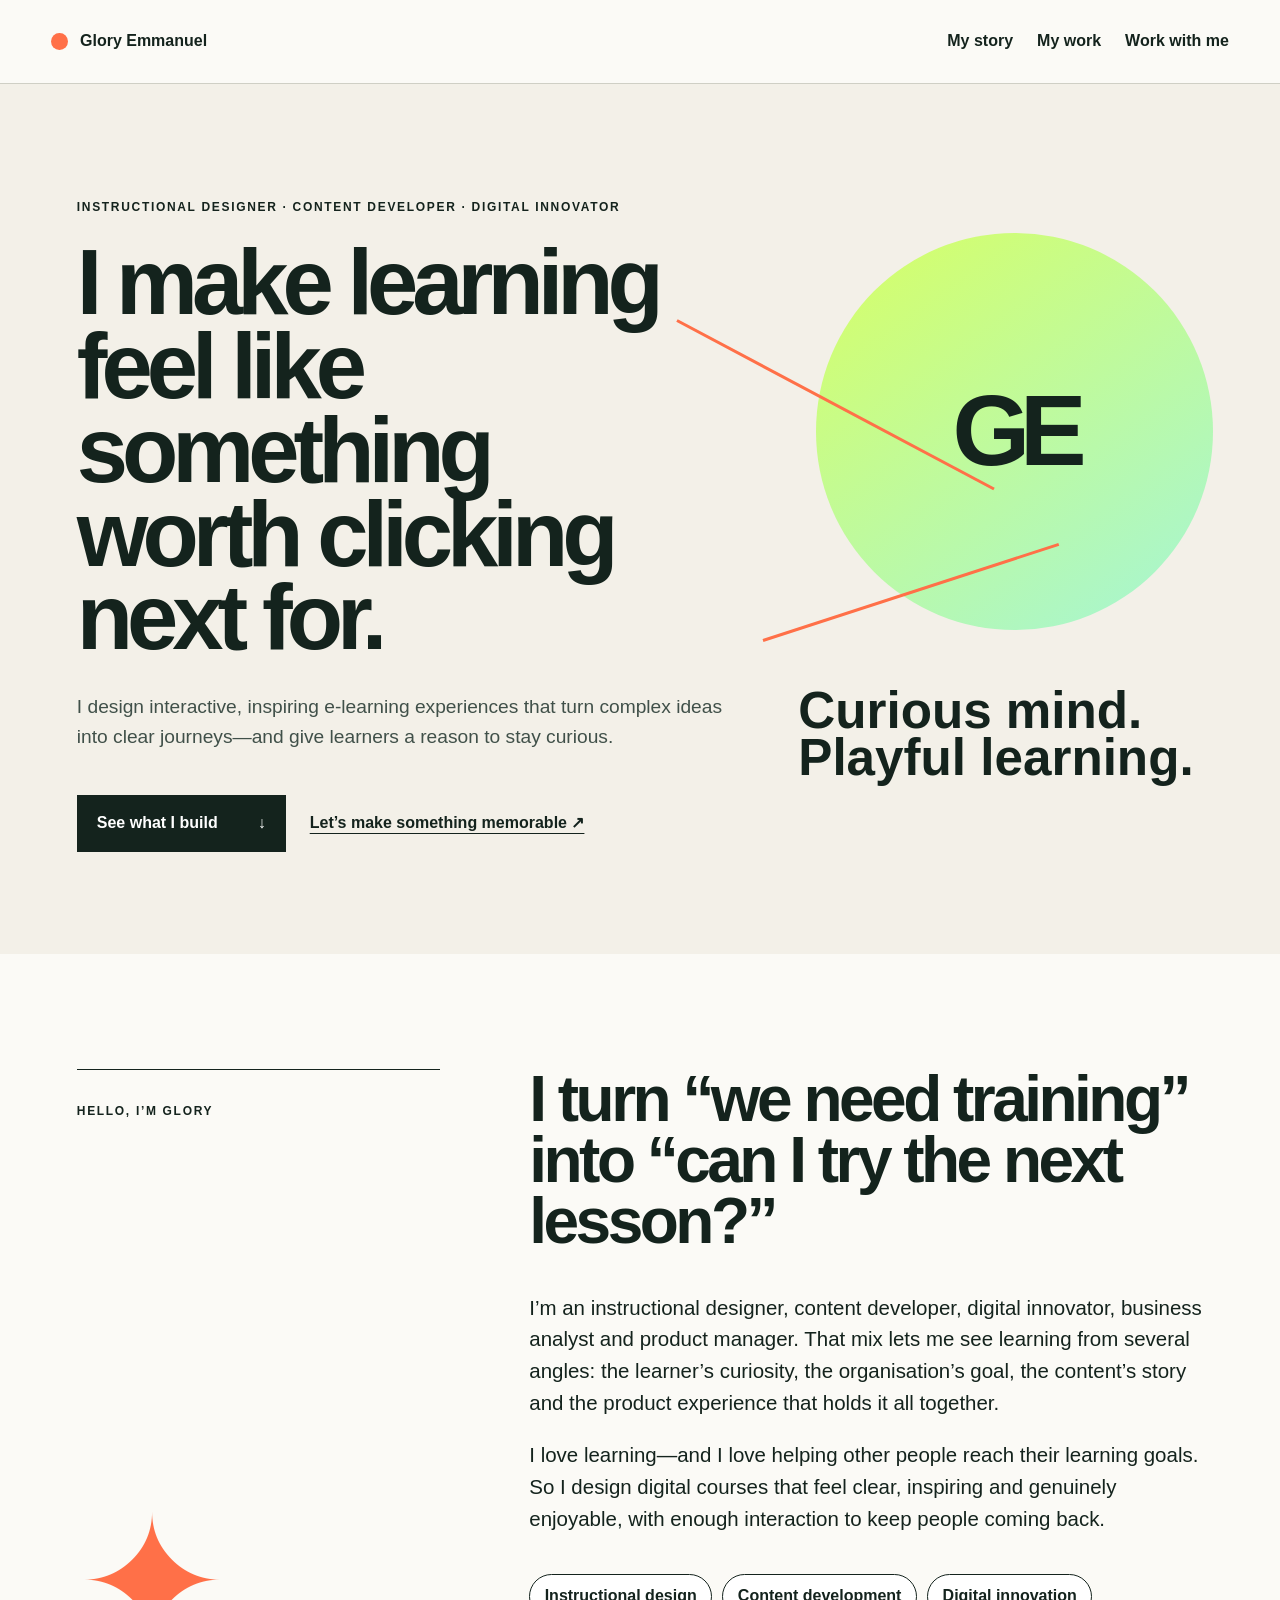
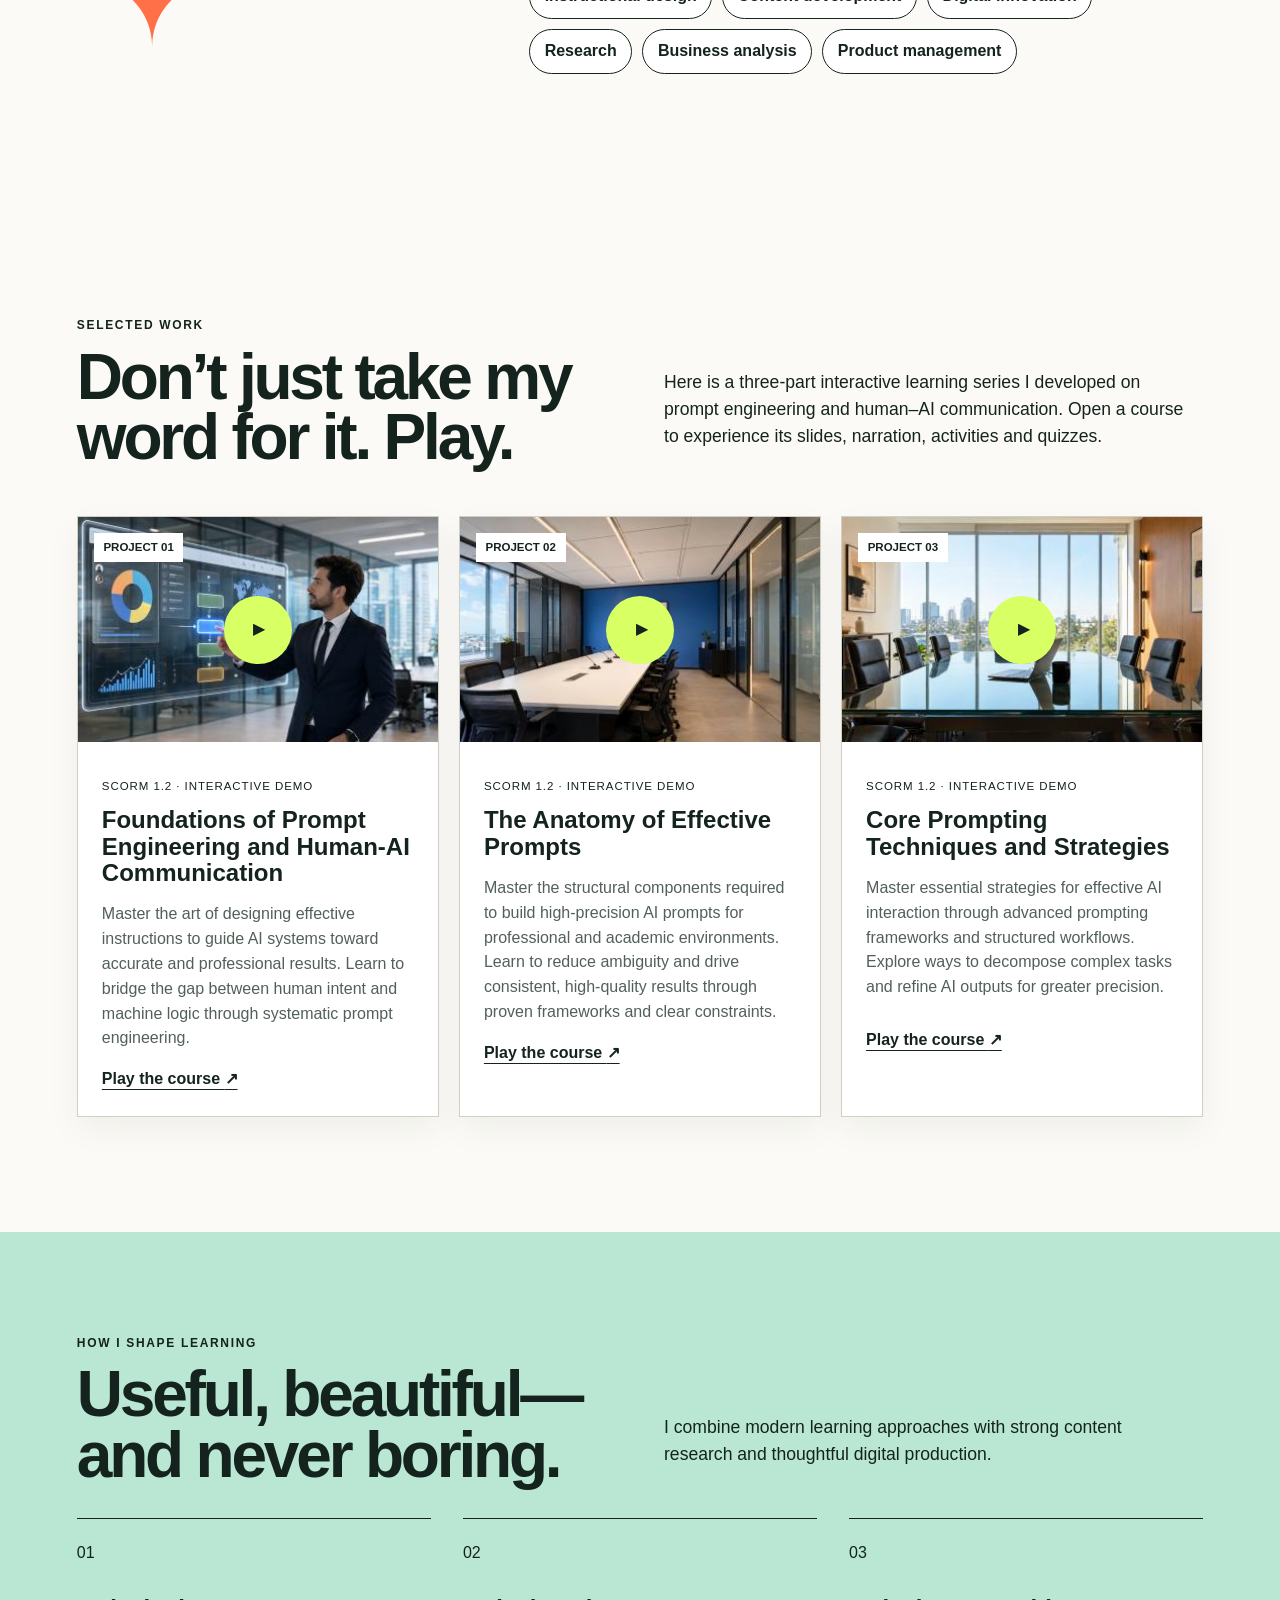
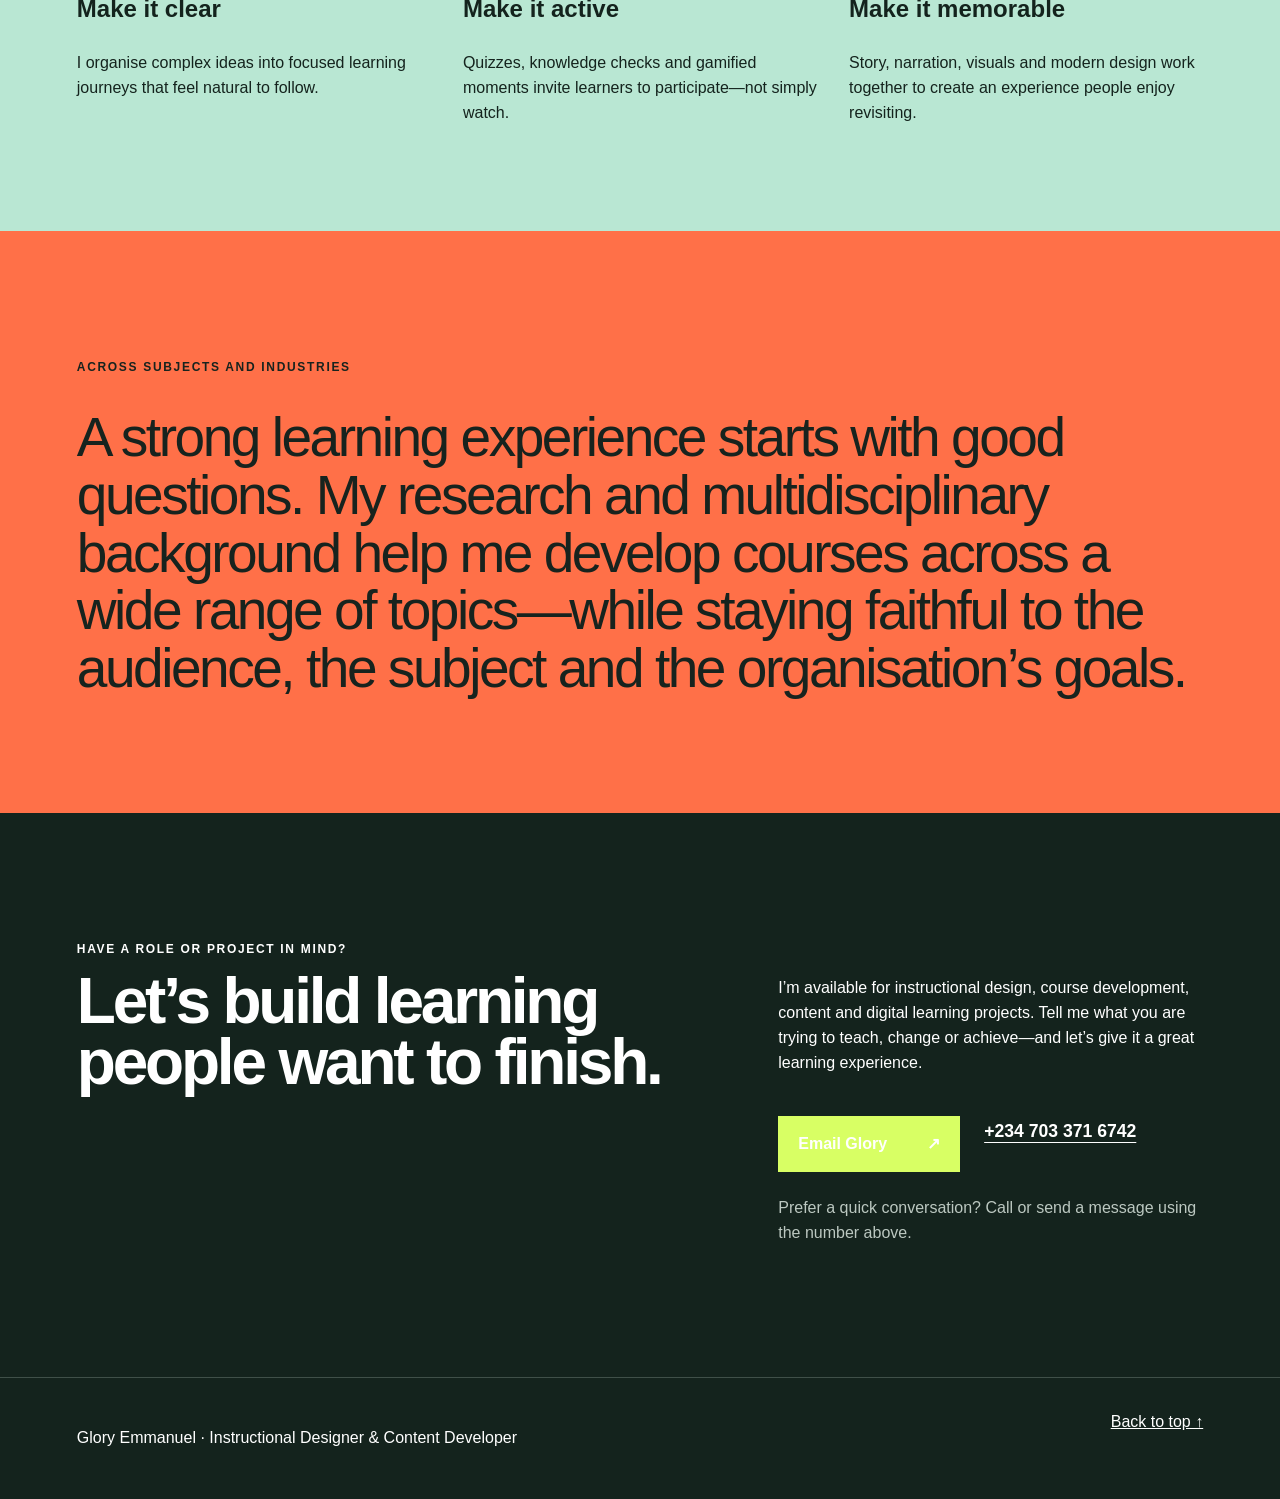
<file: index.html>
<!doctype html>
<html lang="en">
<head>
  <meta charset="utf-8">
  <meta name="viewport" content="width=device-width,initial-scale=1">
  <meta name="description" content="Glory Emmanuel — instructional designer, content developer and digital innovator creating interactive e-learning experiences.">
  <title>Glory Emmanuel — Instructional Designer</title>
  <link rel="stylesheet" href="styles.css">
  <link rel="stylesheet" href="portfolio.css">
</head>
<body id="top">
  <a class="skip" href="#courses">Skip to courses</a>
  <header class="site-head">
    <a class="wordmark" href="#top" aria-label="Glory Emmanuel, home"><span></span><b id="brandName">Glory Emmanuel</b></a>
    <nav class="main-nav" aria-label="Main navigation"><a href="#story">My story</a><a href="#courses">My work</a><a class="nav-link" href="#enquire">Work with me</a></nav>
  </header>
  <main>
    <section class="hero personal-hero">
      <div class="hero-copy"><p class="eyebrow" id="eyebrow"></p><h1 id="headline"></h1><p class="intro" id="intro"></p><div class="hero-actions"><a class="button button-dark" href="#courses">See what I build <span>↓</span></a><a class="text-link hero-link" href="#enquire">Let’s make something memorable ↗</a></div></div>
      <div class="hero-art" aria-hidden="true"><div class="orb"><span>GE</span></div><div class="line line-a"></div><div class="line line-b"></div><p>Curious mind.<br>Playful learning.</p></div>
    </section>
    <section class="story" id="story">
      <div class="story-kicker"><p class="eyebrow">Hello, I’m Glory</p><p class="story-mark" aria-hidden="true">✦</p></div>
      <div class="story-copy"><h2>I turn “we need training” into “can I try the next lesson?”</h2><p>I’m an instructional designer, content developer, digital innovator, business analyst and product manager. That mix lets me see learning from several angles: the learner’s curiosity, the organisation’s goal, the content’s story and the product experience that holds it all together.</p><p>I love learning—and I love helping other people reach their learning goals. So I design digital courses that feel clear, inspiring and genuinely enjoyable, with enough interaction to keep people coming back.</p><div class="role-cloud" aria-label="Areas of expertise"><span>Instructional design</span><span>Content development</span><span>Digital innovation</span><span>Research</span><span>Business analysis</span><span>Product management</span></div></div>
    </section>
    <section class="portfolio" id="courses"><div class="section-heading"><div><p class="eyebrow">Selected work</p><h2>Don’t just take my word for it. Play.</h2></div><p>Here is a three-part interactive learning series I developed on prompt engineering and human–AI communication. Open a course to experience its slides, narration, activities and quizzes.</p></div><div class="course-grid" id="courseGrid"></div></section>
    <section class="process"><div class="section-heading compact-heading"><div><p class="eyebrow">How I shape learning</p><h2>Useful, beautiful—and never boring.</h2></div><p>I combine modern learning approaches with strong content research and thoughtful digital production.</p></div><div class="process-grid"><article><span>01</span><h3>Make it clear</h3><p>I organise complex ideas into focused learning journeys that feel natural to follow.</p></article><article><span>02</span><h3>Make it active</h3><p>Quizzes, knowledge checks and gamified moments invite learners to participate—not simply watch.</p></article><article><span>03</span><h3>Make it memorable</h3><p>Story, narration, visuals and modern design work together to create an experience people enjoy revisiting.</p></article></div></section>
    <section class="range"><p class="eyebrow">Across subjects and industries</p><p class="range-statement">A strong learning experience starts with good questions. My research and multidisciplinary background help me develop courses across a wide range of topics—while staying faithful to the audience, the subject and the organisation’s goals.</p></section>
    <section class="cta" id="enquire"><div><p class="eyebrow">Have a role or project in mind?</p><h2>Let’s build learning people want to finish.</h2></div><div><p>I’m available for instructional design, course development, content and digital learning projects. Tell me what you are trying to teach, change or achieve—and let’s give it a great learning experience.</p><div class="contact-actions"><a class="button button-light" id="contactLink">Email Glory <span>↗</span></a><a class="contact-phone" id="phoneLink"></a></div><p class="contact-note">Prefer a quick conversation? Call or send a message using the number above.</p></div></section>
  </main>
  <footer><p>Glory Emmanuel · Instructional Designer &amp; Content Developer</p><a href="#top">Back to top ↑</a></footer>
  <script src="config.js"></script><script src="app.js"></script>
</body>
</html>
</file>
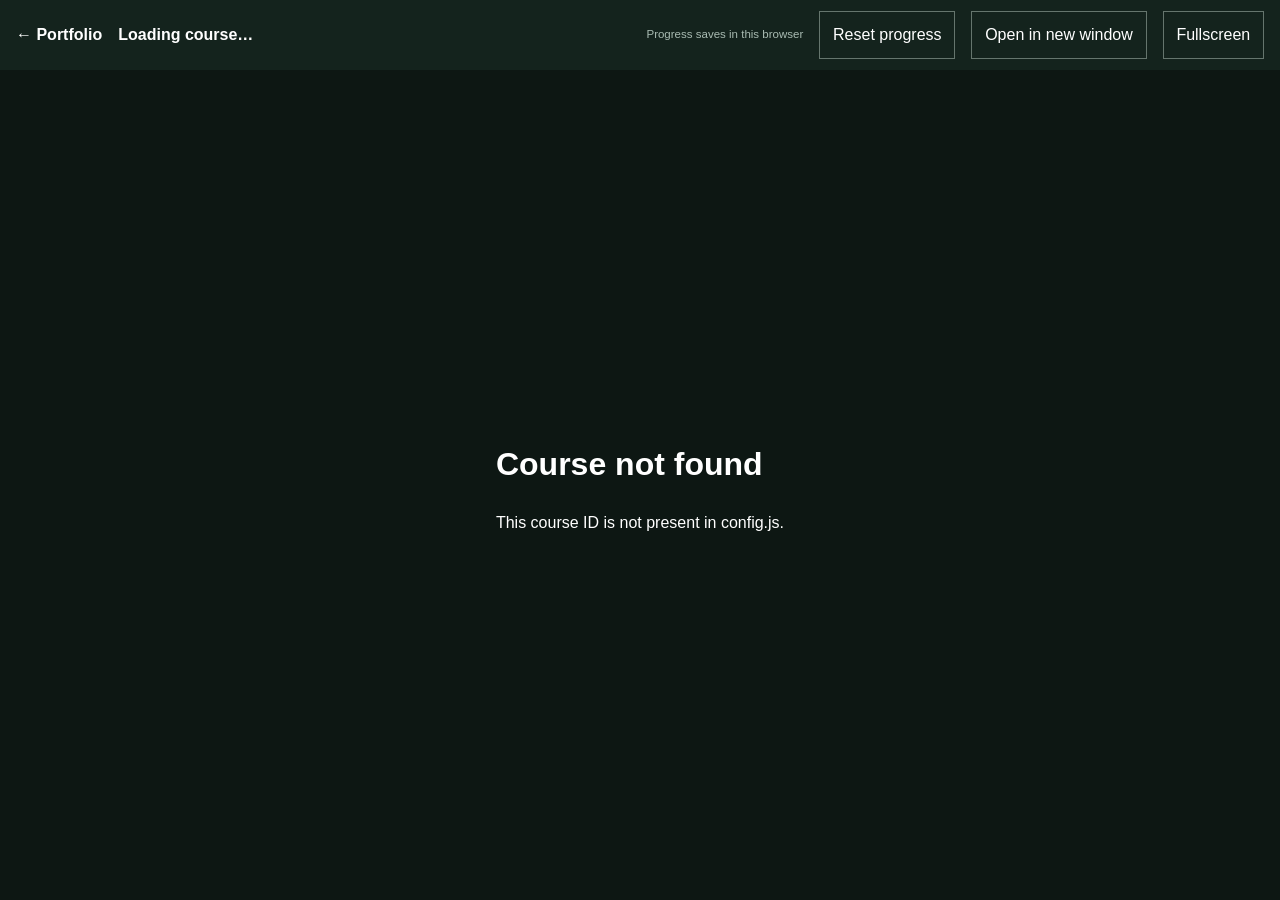
<file: player.html>
<!doctype html><html lang="en"><head><meta charset="utf-8"><meta name="viewport" content="width=device-width,initial-scale=1"><title>Course player</title><link rel="stylesheet" href="styles.css"><script src="scorm-runtime.js"></script></head><body class="player-body"><header class="player-bar"><a class="player-back" href="index.html#courses">← Portfolio</a><div class="player-title"><b id="title">Loading course…</b><small id="standard"></small></div><span class="player-status" id="status">Progress saves in this browser</span><button class="player-action" id="restart" type="button">Reset progress</button><a class="player-action" id="newWindow" target="course-demo-window">Open in new window</a><button class="player-action" id="fullscreen" type="button">Fullscreen</button></header><iframe class="player-frame" id="courseFrame" title="Interactive course"></iframe><script src="config.js"></script><script>
const id=new URLSearchParams(location.search).get('course'),c=PORTFOLIO_CONFIG.courses.find(x=>x.id===id),frame=document.querySelector('#courseFrame');if(c){document.title=c.title+' — Course player';document.querySelector('#title').textContent=c.title;document.querySelector('#standard').textContent=c.standard+' · Local progress enabled';frame.src=c.launch;document.querySelector('#newWindow').href=c.launch}else{frame.remove();document.body.insertAdjacentHTML('beforeend','<div class="player-error"><h1>Course not found</h1><p>This course ID is not present in config.js.</p></div>')}document.querySelector('#fullscreen').onclick=()=>{const el=document.querySelector('.player-body');if(!document.fullscreenElement)el.requestFullscreen?.();else document.exitFullscreen?.()};document.querySelector('#restart').onclick=()=>{if(confirm('Clear saved position, completion and score for this course?')){SCORM_DEMO.clear();location.reload()}};window.addEventListener('scormchange',()=>{const s=SCORM_DEMO.get('cmi.core.lesson_status'),loc=SCORM_DEMO.get('cmi.core.lesson_location');document.querySelector('#status').textContent=(s&&s!=='not attempted'?s:'In progress')+(loc?' · bookmark saved':'')});
</script></body></html>
</file>
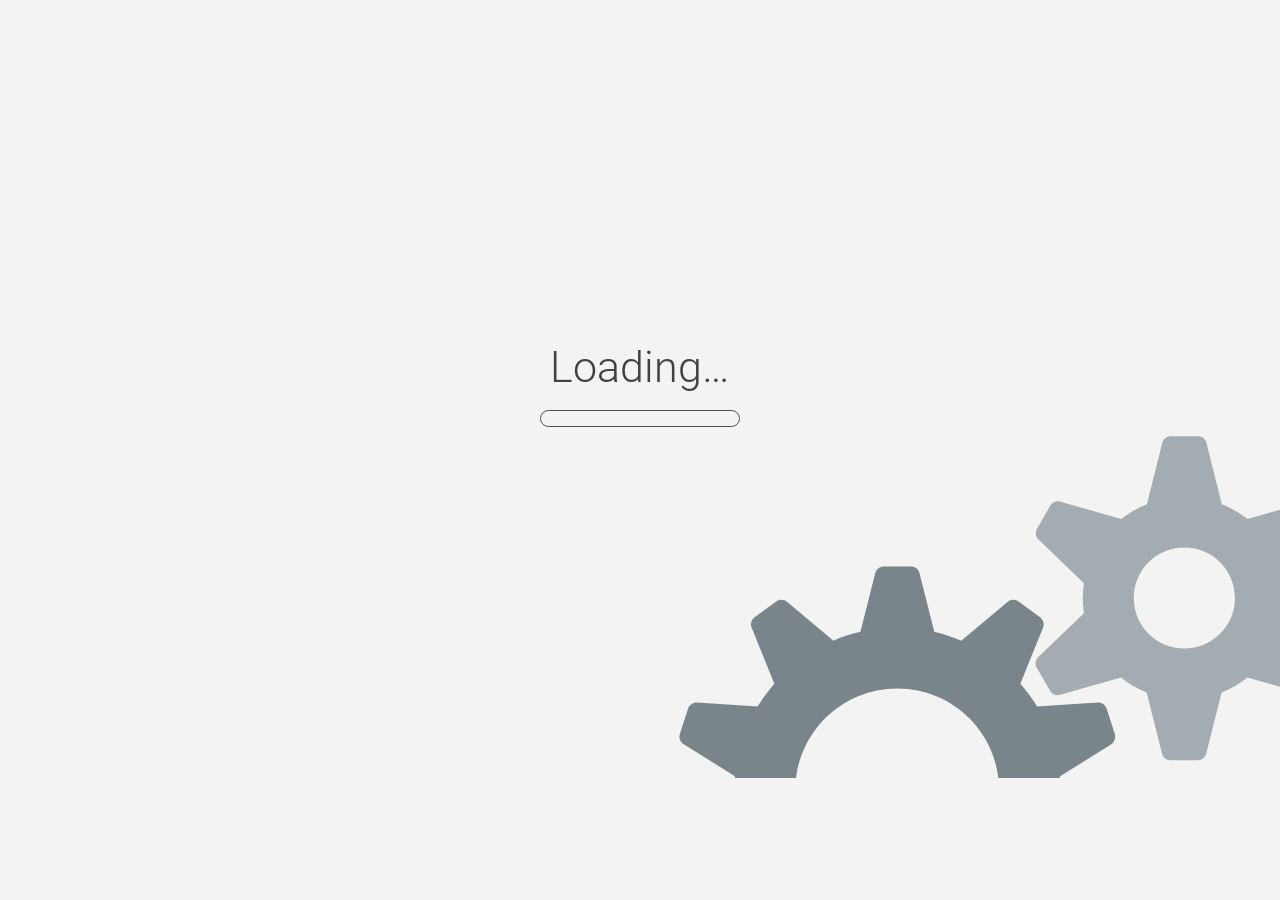
<file: courses/module-1/autoplay.html>
<!DOCTYPE html>
<html lang="en">
<head>
    <style class="vjs-styles-defaults">
      .video-js {
        width: 300px;
        height: 150px;
      }

      .vjs-fluid {
        padding-top: 56.25%
      }
    </style>
    <meta charset="utf-8">
    <link rel="shortcut icon" type="image/png" href="./favicon.png">
    <style type="text/css">

        html,body { margin: 0; padding: 0; height: 100%; overflow: hidden; background-color: #333; box-sizing: border-box;}
        #openfl-content { background: #2b2b2b; width: 1070px; height: 650px; margin: 0; padding: 0; }
        #openfl-content > div { width: 100% !important; height: 100% !important; }
        #openfl-content p { margin-top: 0; margin-bottom: 0; line-height: 1.3; min-height: 1em; }
        #course-name-display {
            padding: 20px;
            font-size: 20px;
            text-align: center;
            font-family: 'Roboto Bold', sans-serif;
            font-weight: 600;
            white-space: nowrap;
            overflow: hidden;
            text-overflow: ellipsis;
            max-width: 40%;
            flex-shrink: 0;
        }
        #brand-logo { padding: 15px; display: flex; align-items: center; flex-shrink: 0; }
        #brand-logo img { display: block; height: 32px; width: auto; max-width: 220px; object-fit: contain; }
        /* A course logo can be any colour: a light tile keeps a dark logo readable on the dark bar. */
        #brand-logo.custom img { background: #fff; border-radius: 6px; padding: 4px 8px; box-sizing: content-box; height: 28px; }
        #promo {
            position: absolute;
            top: 0;
            left: 0;
        }
        .content-element { font-family: Arial; cursor: default; }
        .video-js video:focus, .vjs-poster:focus, .vjs-text-track-display:focus { outline: none; }
        .inside-jackdaw .vjs-youtube .vjs-iframe-blocker { display: block !important; }
        .vjs-modal-dialog { display: none !important }
        .is-ios #openfl-content, .is-ios #openfl-content * { cursor: pointer !important; }
        .visually-hidden { opacity: 0 }

        @font-face {
            font-family: 'Arial Bold';
            src: url('fonts/Arial Bold.eot');
            src: url('fonts/Arial Bold.eot?#iefix') format('embedded-opentype'),
            url('fonts/Arial Bold.ttf') format('truetype');
            font-weight: normal;
            font-style: normal;
        }

        @font-face {
            font-family: 'Arial';
            src: url('fonts/Arial.eot');
            src: url('fonts/Arial.eot?#iefix') format('embedded-opentype'),
            url('fonts/Arial.ttf') format('truetype');
            font-weight: normal;
            font-style: normal;
        }

        @font-face {
            font-family: 'Arial Black';
            src: url('fonts/Arial Black.eot');
            src: url('fonts/Arial Black.eot?#iefix') format('embedded-opentype'),
            url('fonts/Arial Black.ttf') format('truetype');
            font-weight: normal;
            font-style: normal;
        }

        @font-face {
            font-family: 'Roboto Medium';
            src: url('fonts/Roboto/Roboto-Medium.eot');
            src: url('fonts/Roboto/Roboto-Medium.eot?#iefix') format('embedded-opentype'),
            url('fonts/Roboto/Roboto-Medium.ttf') format('truetype');
            font-weight: normal;
            font-style: normal;
        }

        @font-face {
            font-family: 'Roboto Light';
            src: url('fonts/Roboto/Roboto-Light.eot');
            src: url('fonts/Roboto/Roboto-Light.eot?#iefix') format('embedded-opentype'),
            url('fonts/Roboto/Roboto-Light.ttf') format('truetype');
            font-weight: normal;
            font-style: normal;
        }

        @font-face {
            font-family: 'Roboto';
            src: url('fonts/Roboto/Roboto-Regular.eot');
            src: url('fonts/Roboto/Roboto-Regular.eot?#iefix') format('embedded-opentype'),
            url('fonts/Roboto/Roboto-Regular.ttf') format('truetype');
            font-weight: normal;
            font-style: normal;
        }

        @font-face {
            font-family: 'Roboto Bold';
            src: url('fonts/Roboto/Roboto-Bold.eot');
            src: url('fonts/Roboto/Roboto-Bold.eot?#iefix') format('embedded-opentype'),
            url('fonts/Roboto/Roboto-Bold.ttf') format('truetype');
            font-weight: normal;
            font-style: normal;
        }

        @font-face {
            font-family: 'Roboto Thin';
            src: url('fonts/Roboto/Roboto-Thin.eot');
            src: url('fonts/Roboto/Roboto-Thin.eot?#iefix') format('embedded-opentype'),
            url('fonts/Roboto/Roboto-Thin.ttf') format('truetype');
            font-weight: normal;
            font-style: normal;
        }

        @font-face {
            font-family: 'Roboto Black';
            src: url('fonts/Roboto/Roboto-Black.eot');
            src: url('fonts/Roboto/Roboto-Black.eot?#iefix') format('embedded-opentype'),
            url('fonts/Roboto/Roboto-Black.ttf') format('truetype');
            font-weight: normal;
            font-style: normal;
        }

        .text-carousel {
            font-family: 'Roboto Light', sans-serif;
            font-weight: 200; 
            position: relative;
            height: 60px;
            width: 100%;
            display: flex;
            flex-direction: column;
            align-items: flex-start;
            justify-content: center;
            overflow: hidden;
            font-size: 20px;
            overflow: hidden;
            text-overflow: ellipsis;
            max-width: 40%;
            flex-shrink: 0;
        }

        .line {
            position: absolute;
            left: 0;
            transform: translateX(0);
            width: 100%;
            height: 20px;
            opacity: 0.33;
            transform-origin: left center;
            white-space: nowrap;
        }

        .line.top {
            transform: translate(0, -20px) scale(0.7);
            margin-bottom: -3px;
        }

        .line.middle {
            transform: translate(0, 0) scale(1);
            opacity: 1;
        }

        .line.bottom {
            transform: translate(0, 20px) scale(0.7);
        }

        /* Add animation class to trigger upward move */
        .text-carousel.animate .line.top {
            transition: all 0.6s ease-in-out;
            transform: translate(0, -40px) scale(0.7);
            opacity: 0;
        }

        .text-carousel.animate .line.middle {
            transition: all 0.6s ease-in-out;
            transform: translate(0, -20px) scale(0.7);
            opacity: 0.33;
        }

        .text-carousel.animate .line.bottom {
            transition: all 0.6s ease-in-out;
            transform: translate(0, 0) scale(1);
            opacity: 1;
        }

            /* The player is a light design; opt out of Chrome's auto-dark inversion so the page,
           preloader and stage keep their real colours. */
        :root { color-scheme: only light; }
        /* HTML preloader: on screen from the first byte, until Room reports its first screen
           (room:ready). Same layout as the player's own Preloader.hx on the 1070x650 stage:
           the two brand gears large in the bottom-right corner, overflowing the stage edges,
           the loading text and a slim bar just above centre. Sizes/positions are stage
           percentages so it scales exactly like the player does. */
        #room-preloader { position: fixed; inset: 0; z-index: 10000; display: flex; align-items: flex-start; justify-content: center; background: #f3f3f3; transition: opacity .35s ease; }
        #room-preloader.is-done { opacity: 0; pointer-events: none; }
        #room-preloader .rp-stage { position: relative; width: min(100vw, calc(100vh * 1070 / 650)); aspect-ratio: 1070 / 650; overflow: hidden; container-type: inline-size; background: #f3f3f3; }
        #room-preloader .rp-gear { position: absolute; display: block; transform-origin: 50% 50%; will-change: transform; }
        #room-preloader .rp-gear-big   { width: 35.05%; left: 52.57%; top: 72.77%; animation: rp-spin-cw 10s linear infinite; }
        #room-preloader .rp-gear-small { width: 25.51%; left: 79.77%; top: 55.92%; animation: rp-spin-ccw 6s linear infinite; }
        @keyframes rp-spin-cw  { to { transform: rotate(360deg); } }
        @keyframes rp-spin-ccw { to { transform: rotate(-360deg); } }
        /* Roboto Light for the loading text — the same file Lime preloads for the player, so it is
           cached by the time Room needs it. Arial has no light face; the fallbacks below do. */
        @font-face { font-family: "Roboto Preloader"; font-weight: 300; font-style: normal; font-display: swap; src: url("fonts/Roboto/Roboto-Light.ttf") format("truetype"); }
        #room-preloader .rp-text { position: absolute; left: 17.3%; width: 65.4%; top: 43.85%; text-align: center; color: #414141; font-weight: 300; font-size: 3.36cqw; line-height: 1.25; font-family: "Roboto Preloader", Roboto, "Helvetica Neue", "Segoe UI", system-ui, sans-serif; }
        #room-preloader .rp-bar { position: absolute; left: 42.15%; top: 52.77%; width: 15.7%; height: 2.15%; box-sizing: border-box; border: 0.14cqw solid #4d4d4d; border-radius: 999px; }
        #room-preloader .rp-bar > i { position: absolute; left: 0.37cqw; top: 0.28cqw; bottom: 0.28cqw; width: 0; max-width: calc(100% - 0.74cqw); border-radius: 999px; background: #4d4d4d; transition: width .3s ease; }
        @supports not (width: 1cqw) {
            #room-preloader .rp-text { font-size: 28px; }
            #room-preloader .rp-bar { border-width: 1.5px; }
            #room-preloader .rp-bar > i { left: 4px; top: 3px; bottom: 3px; max-width: calc(100% - 8px); }
        }
    </style>

    <!-- A script here used to inject a second @font-face set pointing at SVG and WOFF copies of the
         fonts. SVG fonts are dead and the WOFF copies are no longer shipped (the player loads the
         TTF files declared above), so it only produced 404s. -->


    <!-- Room's own runtime bundle (Room/src/index.js via webpack): video.js + its YouTube/Vimeo
         plugins and stylesheet, screenfull, spin.js. VideojsPlayer calls window.videojs for every
         <Video>; without it the raw <video> falls back to the 300x150 .video-js default above.
         Deferred: Room itself is embedded from body onload, which runs after deferred scripts. -->
    <link rel="stylesheet" type="text/css" href="js/bundle.css">
    <script src="js/bundle.js" type="text/javascript" defer></script>

    <title>OpeneLMS</title>

    <script type="text/javascript" name="cmifrag" src="js/fs_scorm.js"></script>
</head>
<body id="room-body">

    <div id="autoplay-check" style="display: none;"><video id="testVideo" width="400" controls><source src="[data-uri]" type="video/mp4"></video></div>
    <script>
        var _IframeAutoplayAvailable = true;
        const testVideo = document.getElementById('testVideo');
        testVideo.play().then(() => {
            _IframeAutoplayAvailable = true;
        }).catch((error) => {
            _IframeAutoplayAvailable = false;
        });
        const IframeAutoplayDenied = () => !_IframeAutoplayAvailable;
    </script>

    <div style="display: flex; flex-direction: column; justify-self: center; position: relative;">
        <div id="openfl-content"></div>
    <div id="room-preloader" role="status" aria-live="polite">
        <div class="rp-stage">
            <svg xmlns="http://www.w3.org/2000/svg" class="rp-gear rp-gear-big" aria-hidden="true" viewBox="0 0 250 250"><path style="fill:#7A858B;fill-opacity:1;stroke-width:1.26238763" d="m 244.06926,150.81563 -28.52998,-17.79964 c 0.2525,-2.65104 0.37873,-5.17581 0.37873,-7.82682 0,-2.65106 -0.12625,-5.30203 -0.37873,-7.95305 l 28.52998,-17.799633 c 1.89359,-1.26244 2.77725,-3.660957 2.14606,-5.807016 l -4.54461,-14.138759 c -0.75742,-2.14606 -2.77725,-3.660919 -5.17578,-3.408462 l -33.57953,2.272308 c -2.77726,-4.544577 -5.80699,-8.836696 -9.34167,-12.75011 l 12.62388,-31.180989 c 0.88367,-2.146059 0.12624,-4.544577 -1.64111,-5.933226 l -11.99269,-8.710486 c -1.89358,-1.388611 -4.41835,-1.262363 -6.18569,0.252495 l -25.75273,21.586882 c -4.79708,-2.019888 -9.84664,-3.660956 -15.02242,-4.923358 L 137.39743,4.1261663 C 136.89249,1.8538589 134.87266,0.339 132.47413,0.339 h -14.89619 c -2.27229,0 -4.29212,1.5148589 -4.92333,3.7871663 L 104.44909,36.695766 C 99.273314,37.83192 94.223759,39.473027 89.426682,41.619124 L 63.673958,20.032242 c -1.767344,-1.514858 -4.292121,-1.514858 -6.185705,-0.252495 l -11.992689,8.710448 c -1.893583,1.38865 -2.524776,3.787205 -1.641103,5.933226 L 56.478343,65.604448 C 53.0699,69.517862 49.91393,73.809981 47.136672,78.354558 L 13.557137,76.08225 C 11.28484,75.956191 9.1387801,77.344652 8.3813466,79.490712 L 3.8367491,93.503261 c -0.7574335,2.146021 0.1262478,4.544577 2.1460605,5.806941 L 34.512788,117.10988 c -0.252457,2.65101 -0.378725,5.17577 -0.378725,7.82678 0,2.65106 0.126211,5.30204 0.378725,7.82684 L 5.9828096,150.56313 c -1.8935838,1.2624 -2.7772576,3.66097 -2.1460605,5.80703 l 4.5445975,14.13875 c 0.7574335,2.14602 2.7772534,3.66088 5.1757904,3.40846 l 33.579535,-2.27231 c 2.777258,4.54458 5.806988,8.83671 9.341671,12.75012 l -12.623882,31.18099 c -0.883673,2.14602 -0.126248,4.54457 1.641103,5.93318 l 11.992689,8.71052 c 1.893584,1.38858 4.418361,1.26237 6.185705,-0.25211 l 25.752724,-21.58684 c 4.797077,2.01981 9.846632,3.66092 15.022408,4.92332 l 8.20552,32.5696 c 0.50496,2.2723 2.52479,3.78716 4.92333,3.78716 h 14.89619 c 2.27229,0 4.29212,-1.51486 4.9233,-3.78716 l 8.20554,-32.5696 c 5.17578,-1.13615 10.22534,-2.77726 15.02242,-4.92332 l 25.75273,21.58684 c 1.76734,1.51486 4.29211,1.51486 6.18569,0.25211 l 11.99269,-8.71052 c 1.89359,-1.38861 2.52478,-3.78716 1.64111,-5.93318 l -12.62388,-31.18099 c 3.40844,-3.91341 6.56441,-8.20554 9.34167,-12.75012 l 33.57953,2.27231 c 2.27229,0.12606 4.41836,-1.26244 5.17578,-3.40846 l 4.54461,-13.8863 c 0.63119,-2.27226 -0.12625,-4.54462 -2.14606,-5.80698 z m -119.04324,31.05479 c -31.433461,0 -56.807461,-25.37405 -56.807461,-56.80746 0,-31.433489 25.374,-56.807499 56.807461,-56.807499 31.43348,0 56.80748,25.37401 56.80748,56.807499 0,31.43341 -25.374,56.80746 -56.80748,56.80746 z" id="gearBig" /></svg>
            <svg xmlns="http://www.w3.org/2000/svg" class="rp-gear rp-gear-small" aria-hidden="true" viewBox="0 0 182 182"><path style="fill:#A3ACB1;fill-opacity:1;stroke-width:1.2581811" id="gearSmall" d="M 172.34138,123.7127 147.05195,99.304033 c 0.37746,-2.768042 0.62909,-5.536085 0.62909,-8.304053 0,-2.768005 -0.25163,-5.53601 -0.62909,-8.303978 l 25.28943,-24.408776 c 1.63565,-1.635638 2.0131,-4.151989 0.88073,-6.039243 l -7.42326,-12.833448 c -1.13238,-2.013081 -3.5229,-2.893832 -5.66181,-2.264735 l -33.84507,9.687999 c -4.27781,-3.397102 -9.18472,-6.290934 -14.34325,-8.304015 L 103.39307,4.4370457 C 102.88982,2.1723107 100.87672,0.6625 98.486179,0.6625 H 83.639645 c -2.264731,0 -4.277816,1.5098107 -4.906906,3.7745457 L 70.17711,38.533784 c -5.158546,2.013081 -10.065454,4.906913 -14.343255,8.304015 L 21.988788,37.1498 c -2.264724,-0.629097 -4.529457,0.377556 -5.661821,2.264735 L 8.9037019,52.247983 C 7.771346,54.261064 8.1488013,56.777415 9.7844343,58.287226 L 35.073862,82.696002 c -0.377455,2.767968 -0.629091,5.535973 -0.629091,8.303978 0,2.767968 0.251626,5.536011 0.629091,8.304053 L 9.658613,123.7127 c -1.6356334,1.63567 -2.0130888,4.15202 -0.8807231,6.03927 l 7.4232651,12.8335 c 1.132356,2.01311 3.522909,2.89383 5.661811,2.26473 l 33.845058,-9.68801 c 4.277821,3.39712 9.184728,6.29091 14.343263,8.30399 l 8.55564,34.09677 c 0.503267,2.26474 2.516351,3.77455 4.906899,3.77455 h 14.84653 c 2.264724,0 4.277814,-1.50981 4.906904,-3.77455 l 8.55564,-34.09677 c 5.15852,-2.01308 10.06542,-4.90687 14.34326,-8.30399 l 33.84506,9.68801 c 2.26473,0.6291 4.52945,-0.37759 5.6618,-2.26473 l 7.42328,-12.8335 c 1.25818,-1.88725 0.88073,-4.4036 -0.75492,-6.03927 z M 91.0629,119.05748 c -15.60143,0 -28.183246,-12.58183 -28.183246,-28.183327 0,-15.601415 12.581816,-28.183246 28.183246,-28.183246 15.60145,0 28.18326,12.581831 28.18326,28.183246 0,15.601497 -12.70764,28.183327 -28.18326,28.183327 z" /></svg>
            <div class="rp-text" id="room-preloader-text">Loading…</div>
            <div class="rp-bar"><i id="room-preloader-bar"></i></div>
        </div>
    </div>
    <script>
    (function () {
        var el = document.getElementById('room-preloader');
        var text = document.getElementById('room-preloader-text');
        var bar = document.getElementById('room-preloader-bar');
        var done = false;
        function finish() {
            if (done || !el) return;
            done = true;
            el.className += ' is-done';
            setTimeout(function () { if (el.parentNode) el.parentNode.removeChild(el); }, 400);
        }
        // Room (room.js) narrates its start-up with these window events.
        window.addEventListener('room:loading', function (e) {
            if (e.detail && e.detail.text) text.textContent = e.detail.text;
        });
        window.addEventListener('room:progress', function (e) {
            var d = e.detail || {};
            if (typeof d.value === 'number') bar.style.width = Math.max(0, Math.min(100, d.value * 100)) + '%';
            if (d.text) text.textContent = d.text;
        });
        window.addEventListener('room:ready', finish);
        // Safety nets: a player build without the events, or a start-up that
        // never reaches the first screen, must not leave the gears up forever.
        window.__roomPreloaderFinish = finish;
        setTimeout(finish, 120000);
    })();
    </script>
        <div style="display: flex; color: #ddd;">
            <!-- The course's own logo (menu_logo, else logo) when it has one, else the Open eLMS logo (SCOR-8691). -->
            <div id="brand-logo"><img src="assets/openelms-logo-white.svg" alt="Open eLMS"></div>
            <div id="course-name-display"></div>
            <div class="text-carousel">
                <div class="line top"> </div>
                <div class="line middle"> </div>
                <div class="line bottom"> </div>
            </div>
        </div>
        <div id="promo"><img src="images/promo.jpg" width="1070" height="650"></div>
    </div>

    <script type="text/javascript" name="earlyInit">
        <!--

        const hidePromo = () => {
            document.getElementById('promo').style.display = 'none';
        };

        // Store course data
        let courseName = '';
        let screenTitles = [];
        let currentScreenIndex = -1;

        const carousel = document.querySelector('.text-carousel');

        // Load and parse XML on page load
        function loadCourseData() {
            fetch('xml/information.xml')
                .then(response => response.text())
                .then(xmlString => {
                    const parser = new DOMParser();
                    const xmlDoc = parser.parseFromString(xmlString, 'text/xml');

                    // Extract course name (handle CDATA)
                    const courseNameNode = xmlDoc.querySelector('scorm course_name');
                    if (courseNameNode) {
                        courseName = courseNameNode.textContent.trim();
                        const courseNameDisplay = document.getElementById('course-name-display');
                        if (courseNameDisplay) {
                            courseNameDisplay.textContent = courseName;
                        }
                    }

                    // The course's branding logo, as Room's menu shows it (paths are relative to the course root).
                    const logoNode = xmlDoc.querySelector('settings > menu_logo') || xmlDoc.querySelector('settings > logo');
                    const logoPath = logoNode ? logoNode.textContent.trim() : '';
                    if (logoPath) {
                        const box = document.getElementById('brand-logo');
                        const img = document.createElement('img');
                        img.alt = courseName;
                        img.onload = () => { box.replaceChildren(img); box.classList.add('custom'); };
                        img.src = logoPath;
                    }

                    // Extract screen titles (only screens with Section tags, excluding those with Quizes)
                    const screens = xmlDoc.querySelectorAll('screens > screen');
                    screens.forEach(screen => {
                        const hasQuiz = screen.querySelector('Quizes') !== null;
                        const sectionNode = screen.querySelector('Section');

                        // Only include screens that have a Section tag and no Quizes tag
                        if (!hasQuiz && sectionNode && sectionNode.textContent.trim()) {
                            // Strip HTML tags from section title
                            const tempDiv = document.createElement('div');
                            tempDiv.innerHTML = sectionNode.textContent.trim();
                            const cleanTitle = tempDiv.textContent || tempDiv.innerText || '';
                            screenTitles.push(cleanTitle.trim());
                        }
                    });
                })
                .catch(error => console.error('Error loading course data:', error));
        }

        const titleChange = (title) =>
        {
            const previousIndex = currentScreenIndex;

            const index = screenTitles.indexOf(title);
            if (index == -1) return;
            
            carousel.classList.add('animate');
            setTimeout(() => {
                carousel.classList.remove('animate');
                // Rotate lines
                carousel.querySelector('.top').textContent = carousel.querySelector('.middle').textContent;
                carousel.querySelector('.middle').textContent = screenTitles[index] ?? ' ';
                carousel.querySelector('.bottom').textContent = screenTitles[index+1] ?? ' ';
            }, 600);
        };

        // Load course data when page loads
        document.addEventListener('DOMContentLoaded', loadCourseData);

        const gainFocus = () =>
        {
            setTimeout(() => {
                var element2focus = document.getElementById('openfl-content').getElementsByTagName('a').item(0);
                if (element2focus) element2focus.focus();
            }, 1000);
        };

        const decodeHtmlEntities = (html) =>
        {
            var txt = document.createElement("textarea");
            txt.innerHTML = html;
            return txt.value;
        };

        function setFullScreen()
        {
            if (window.screenfull && screenfull.isEnabled && !screenfull.isFullscreen)
            {
                screenfull.request();
                // Awoid locking orientation on unsuported Apple devices
                if (!(/iPhone|iPad|iPod/i.test(navigator.userAgent))) screen.orientation.lock("landscape");
            }
        }

        function closeThis()
        {
            if (window.screenfull && screenfull.isFullscreen) {
                screenfull.exit();
            }
            if (typeof closeRoom === "function") {
                closeRoom();
            }
        }


        function html5Actions() {
            var room,
                afterJsLoad = function () {
                    setTimeout(function () {
                        if (typeof lime !== "undefined") {
                            lime.embed('room', 'openfl-content', 1070, 650, { resizable: false, parameters: {} });
                            // Room is running: if it never reports room:ready (old build), drop the HTML preloader anyway.
                            setTimeout(function () { if (window.__roomPreloaderFinish) window.__roomPreloaderFinish(); }, 20000);
                        }
                    }, 500);
                };


            room = document.createElement("script");
            room.src = './room.js';
            document.body.appendChild(room);
            room.onload = function () {
                afterJsLoad();
            };
            window.addEventListener ("touchmove", function (event) { event.preventDefault (); }, { capture: false, passive: false });
        }

        function getRestUrl() {
            var getUrl = top.window.location;
            return getUrl.protocol + "//" + getUrl.host + "/" + getUrl.pathname.split('/')[1] + '/api/index.php';
        }

        // window.addEventListener('resize', function(e) {
        //     e.stopImmediatePropagation();
        // }, true);

        html5Actions(); // Default to HTML5

        //-->
    </script>
    <script type="text/javascript" src="./js/rest.js"></script>
</body>
</html>
</file>
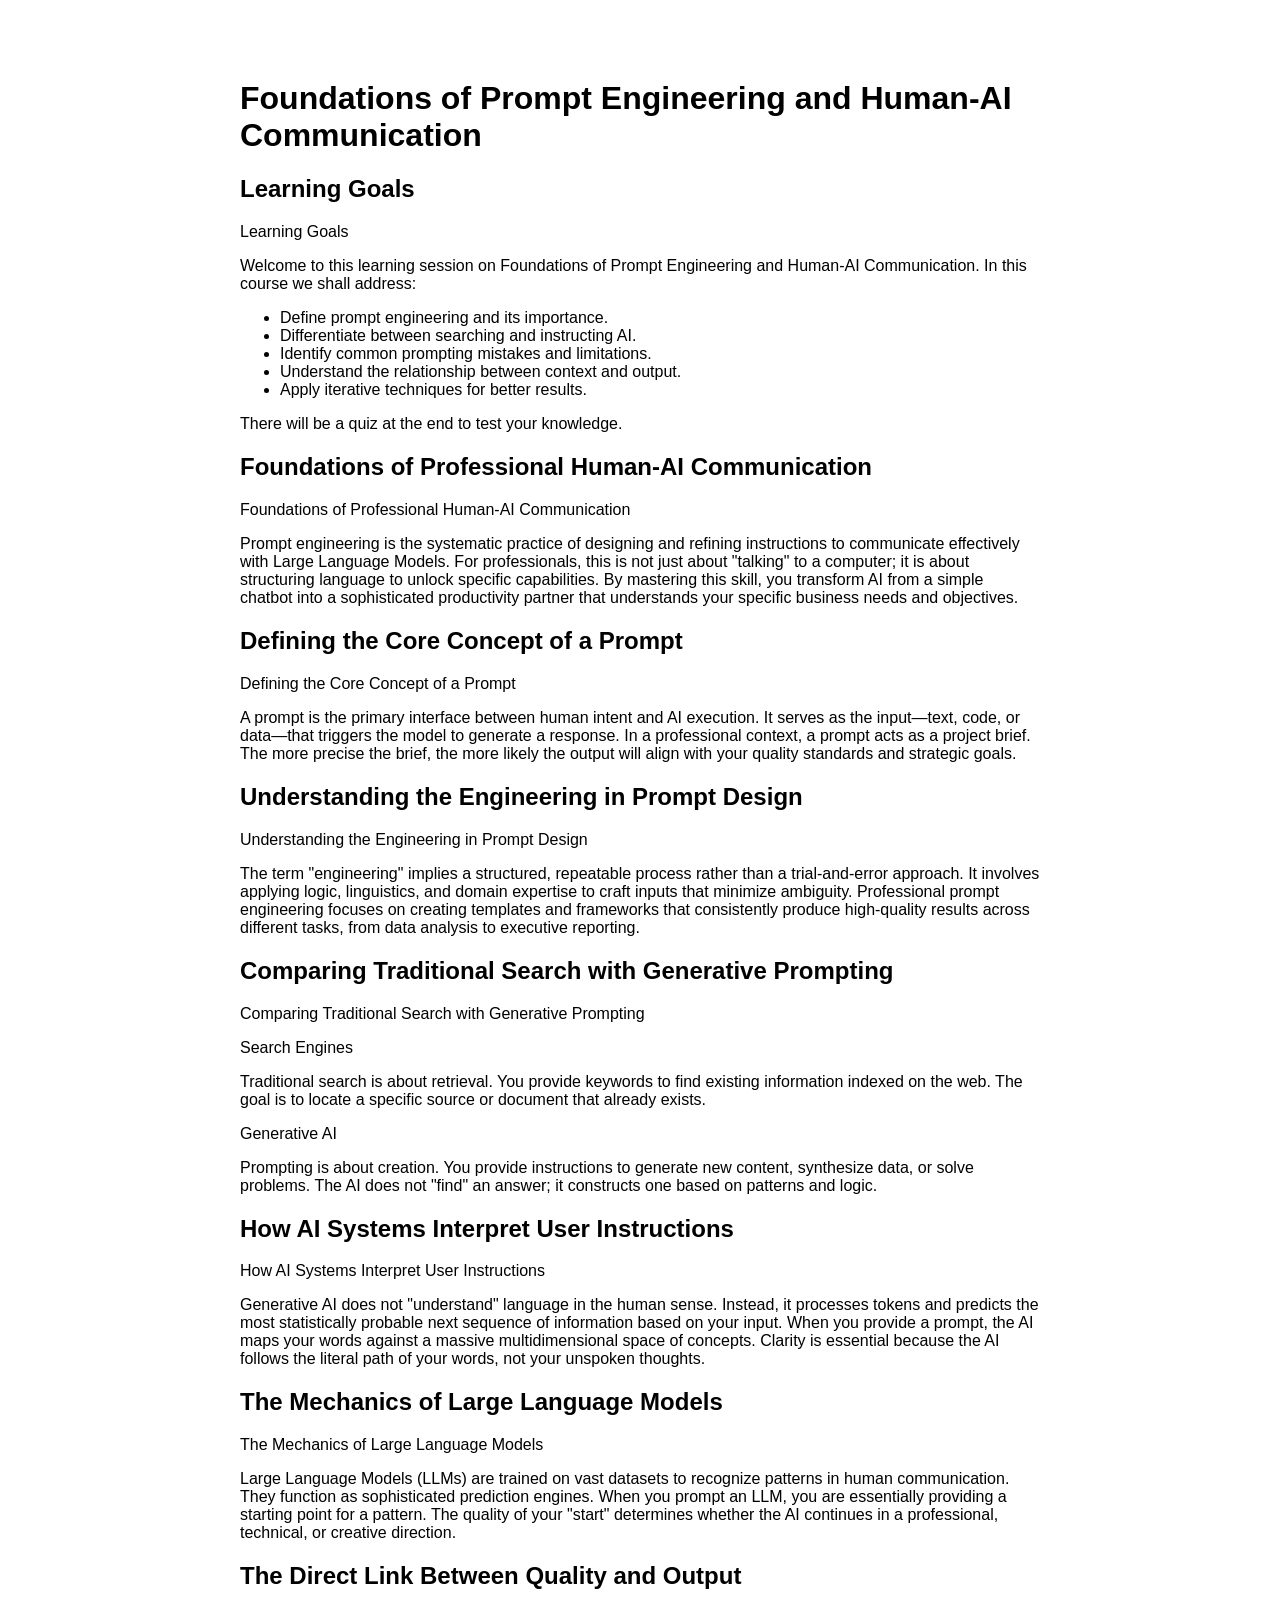
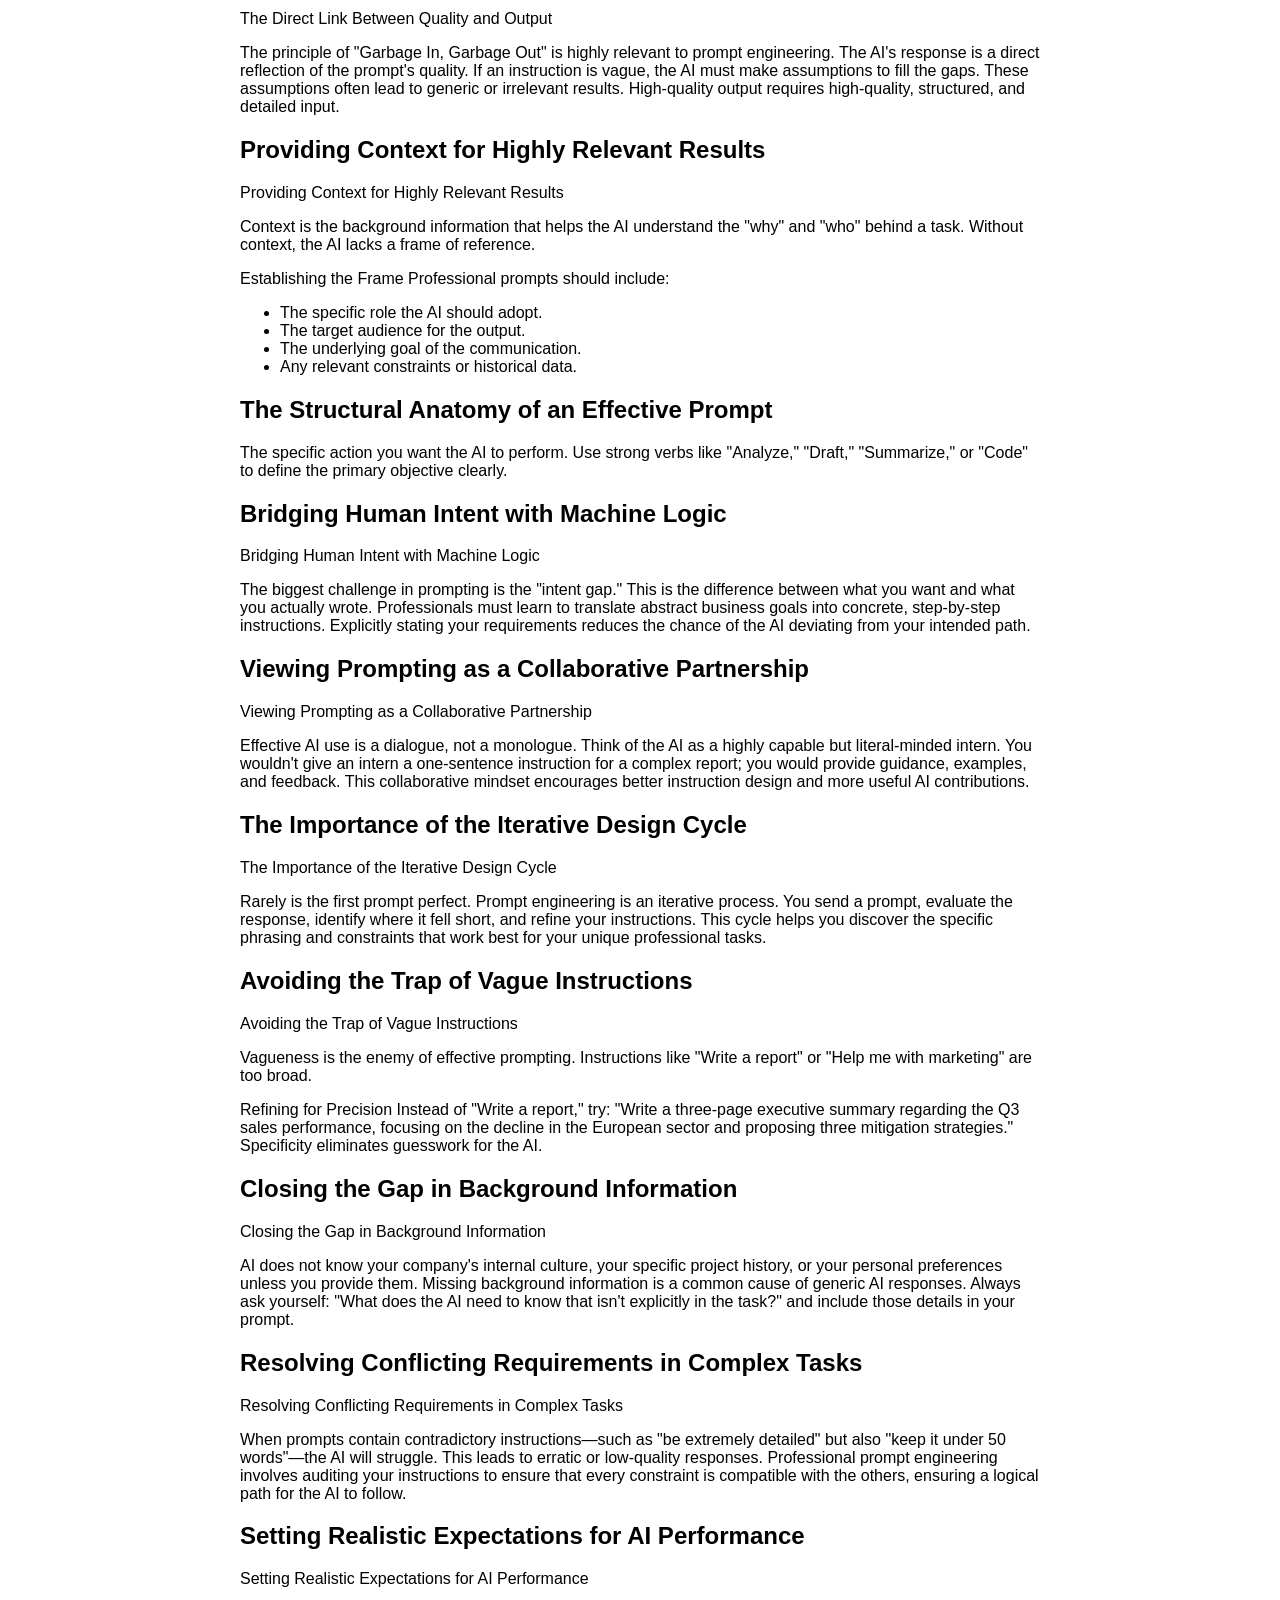
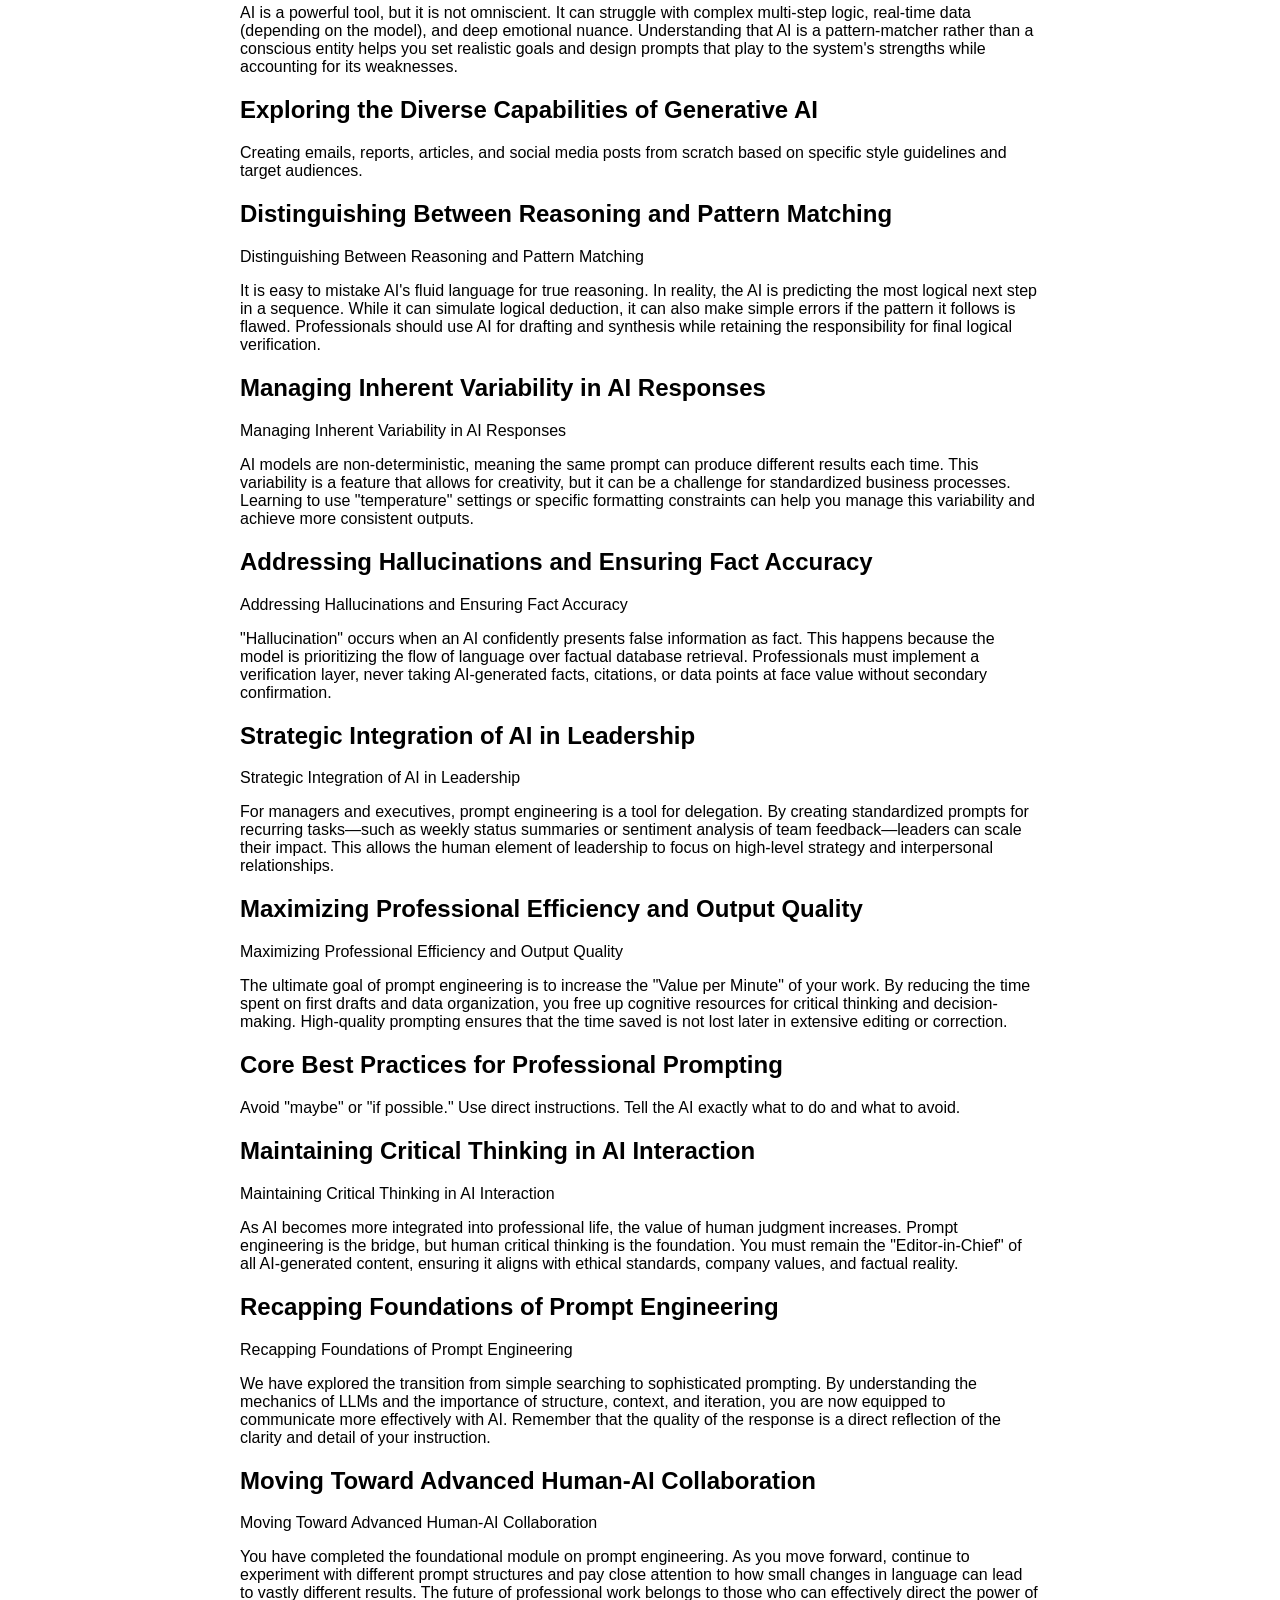
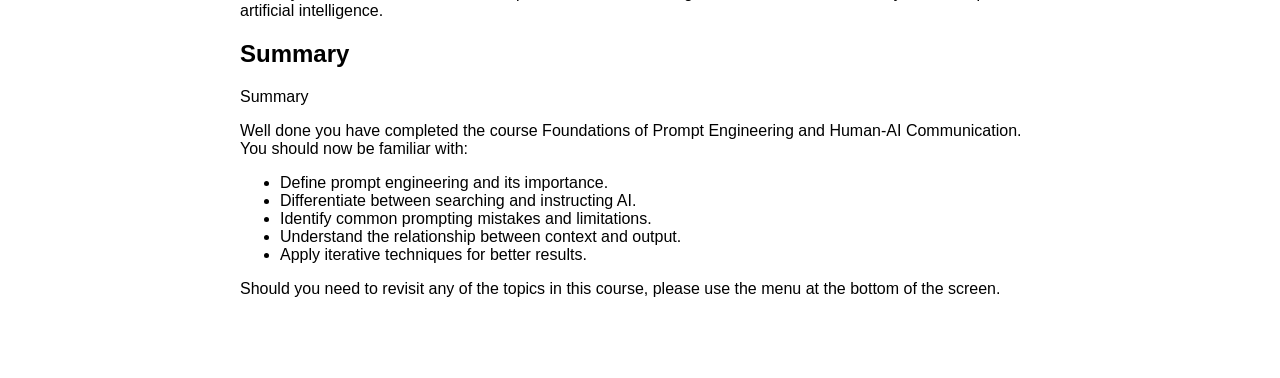
<file: courses/module-1/script.html>
<!DOCTYPE html>
<html lang="en">
<head>
    <style type="text/css">
        #content {
            max-width: 50rem;
            margin: 5rem auto;
            font-family: sans-serif;
        }
        @media print {
            #content {
                margin: auto;
            }
        }
        text {
            display: block;
            font-weight: bold;
            margin: .5rem auto;
        }
        answer text{
            font-weight: normal;
        }
        answer {
            display: list-item;
        }
        answer[correct="1"]::before {
            content: "(+)";
            display: inline;
            float: left;
            margin-right: 0.2rem;
            font-weight: 900;
            color: darkcyan;
        }
        answers {
            display: block;
            padding-left: 2rem;
            margin-bottom: 2rem;
        }
        feedback {
            color:darkgray;
        }

    </style>
    <meta http-equiv="X-UA-Compatible" content="IE=edge,chrome=1">
    <meta id="viewport" name="viewport" content="width=device-width, initial-scale=1.0, maximum-scale=1.0, user-scalable=no, minimal-ui">
    <meta name="apple-mobile-web-app-capable" content="yes">
    <meta charset="utf-8">
    <link rel="shortcut icon" type="image/png" href="./favicon.png">
    <title>Transcript</title>
</head>

<body onload="onLoadThis();">
    <div id="content"></div>
    <noscript>This webpage makes extensive use of JavaScript. Please enable JavaScript in your web browser to view this page.</noscript>
    <script type="text/javascript" defer>
        <!--
        const convertEntities = (t) =>
        {
            var ret = t.replace(/&nbsp;/gmi, " ");
            ret = ret.replace(/&lt;/gmi, "<");
            ret = ret.replace(/&gt;/gmi, ">");
            ret = ret.replace(/&amp;/gmi, "&");
            ret = ret.replace(/&quot;/gmi, "\"");
            ret = ret.replace(/&apos;/gmi, "'");
            ret = ret.replace(/(<!\[CDATA\[)|(\]\]>)/gmi, "");
            ret = ret.replace(/<p[^<]+?>/gmi, "<p>");
            ret = ret.replace(/<ul[^<]+?>/gmi, "<ul>");
            ret = ret.replace(/<li[^<]+?>/gmi, "<li>");
            ret = ret.replace(/(<font[^<]+?>)|(<\/font>)/gmi, "");
            ret = ret.replace(/(<span[^<]+?>)|(<\/span>)/gmi, "");
            return ret;
        };
        const onLoadThis = () =>
        {
            const params = new URLSearchParams(new URL(window.location.toLocaleString()).search);
            const xhr = new XMLHttpRequest();
            xhr.onload = () =>
            {
                var root = xhr.responseXML.documentElement;
                var doc = document.getElementById('content');
                var courseTitle = convertEntities(root.getElementsByTagName('course_name')[0]?.innerHTML);
                document.title = "\"" + courseTitle + "\" Transcript";
                var showMore = params.get('var') == btoa(courseTitle);
                var showQuiz = false;
                doc.innerHTML += "<h1>" + courseTitle + "</h1>";
                [...root.getElementsByTagName('screen')].forEach(e =>
                {
                    if(e.getElementsByTagName('Quizes').length == 0)
                    {
                        if (e.getElementsByTagName('Section')[0]?.innerHTML) doc.innerHTML += "<h2>" + convertEntities(e.getElementsByTagName('Section')[0]?.innerHTML) + "</h2>";
                        let content = convertEntities(e.getElementsByTagName('Content')[0]?.innerHTML);
                        doc.innerHTML += content;
                    }
                    else if (showMore) showQuiz = true;
                });
                if (showQuiz) doShowQuiz();
            };
            xhr.onerror = (e) => console.error("Error while getting XML.\n" + e);
            xhr.open("GET", "xml/information.xml");
            xhr.responseType = "document";
            xhr.send();
        };
        const doShowQuiz = () =>
        {
            const qxhr = new XMLHttpRequest();
            qxhr.onload = () =>
            {
                var root = qxhr.responseXML.documentElement;
                var doc = document.getElementById('content');
                doc.innerHTML += "<h1>Quiz</h1>";
                [...root.getElementsByTagName('Question')].forEach(e =>
                {
                    doc.innerHTML += e.innerHTML?.replace(/(<!\[CDATA\[)|(\]\]>)/gmi, "");
                });
            };
            qxhr.onerror = (e) => console.error("Error while getting XML.\n" + e);
            qxhr.open("GET", "quizXML.xml");
            qxhr.responseType = "document";
            qxhr.send();
        };
        //-->
    </script>
</body>
</html>
</file>
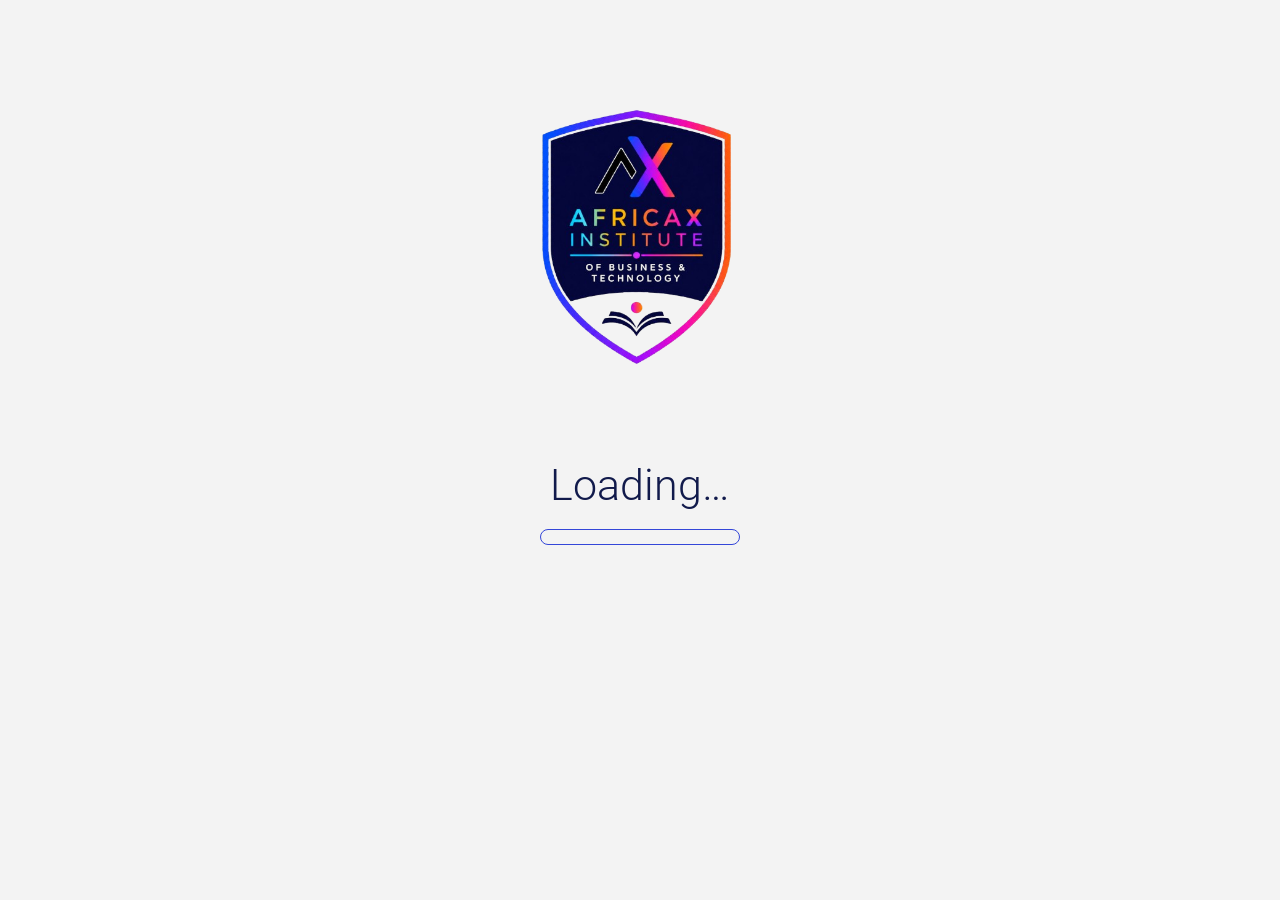
<file: courses/module-1/training.htm>
<!DOCTYPE html>
<html lang="en">
<head>
    <style class="vjs-styles-defaults">
      .video-js {
        width: 300px;
        height: 150px;
      }

      .vjs-fluid {
        padding-top: 56.25%
      }
    </style>
    <meta http-equiv="X-UA-Compatible" content="IE=edge,chrome=1">

    <meta id="viewport" name="viewport" content="width=device-width, initial-scale=1.0, maximum-scale=1.0, user-scalable=no, minimal-ui">
    <meta name="apple-mobile-web-app-capable" content="yes">

    <meta charset="utf-8">
    <link rel="shortcut icon" type="image/png" href="./favicon.png">
    <style type="text/css">

        html,body { margin: 0; padding: 0; height: 100%; overflow: hidden; }
        #openfl-content { background: #fff; width: 100%; height: 100%; }
        #openfl-content { margin: 0 auto; }

        /* The player is a light design; opt out of Chrome's auto-dark inversion so the page,
           preloader and stage keep their real colours. */
        :root { color-scheme: only light; }
        /* HTML preloader: on screen from the first byte, until Room reports its first screen
           (room:ready). Same layout as the player's own Preloader.hx on the 1070x650 stage:
           the two brand gears large in the bottom-right corner, overflowing the stage edges,
           the loading text and a slim bar just above centre. Sizes/positions are stage
           percentages so it scales exactly like the player does. */
        #room-preloader { position: fixed; inset: 0; z-index: 10000; display: flex; align-items: flex-start; justify-content: center; background: #f3f3f3; transition: opacity .35s ease; }
        #room-preloader.is-done { opacity: 0; pointer-events: none; }
        #room-preloader .rp-stage { position: relative; width: min(100vw, calc(100vh * 1070 / 650)); aspect-ratio: 1070 / 650; overflow: hidden; container-type: inline-size; background: #f3f3f3; }
        #room-preloader .rp-brand { position: absolute; display: block; width: 24%; height: 46%; left: 38%; top: 8%; object-fit: contain; }
        #room-preloader .rp-gear { position: absolute; display: none; transform-origin: 50% 50%; will-change: transform; }
        #room-preloader .rp-gear-big   { width: 35.05%; left: 52.57%; top: 72.77%; animation: rp-spin-cw 10s linear infinite; }
        #room-preloader .rp-gear-small { width: 25.51%; left: 79.77%; top: 55.92%; animation: rp-spin-ccw 6s linear infinite; }
        @keyframes rp-spin-cw  { to { transform: rotate(360deg); } }
        @keyframes rp-spin-ccw { to { transform: rotate(-360deg); } }
        /* Roboto Light for the loading text — the same file Lime preloads for the player, so it is
           cached by the time Room needs it. Arial has no light face; the fallbacks below do. */
        @font-face { font-family: "Roboto Preloader"; font-weight: 300; font-style: normal; font-display: swap; src: url("fonts/Roboto/Roboto-Light.ttf") format("truetype"); }
        #room-preloader .rp-text { position: absolute; left: 17.3%; width: 65.4%; top: 59%; text-align: center; color: #111a4b; font-weight: 300; font-size: 3.36cqw; line-height: 1.25; font-family: "Roboto Preloader", Roboto, "Helvetica Neue", "Segoe UI", system-ui, sans-serif; }
        #room-preloader .rp-bar { position: absolute; left: 42.15%; top: 68%; width: 15.7%; height: 2.15%; box-sizing: border-box; border: 0.14cqw solid #3446d8; border-radius: 999px; }
        #room-preloader .rp-bar > i { position: absolute; left: 0.37cqw; top: 0.28cqw; bottom: 0.28cqw; width: 0; max-width: calc(100% - 0.74cqw); border-radius: 999px; background: #4d4d4d; transition: width .3s ease; }
        @supports not (width: 1cqw) {
            #room-preloader .rp-text { font-size: 28px; }
            #room-preloader .rp-bar { border-width: 1.5px; }
            #room-preloader .rp-bar > i { left: 4px; top: 3px; bottom: 3px; max-width: calc(100% - 8px); }
        }
        #openfl-content > div { width: 100% !important; height: 100% !important; }
        #openfl-content p { margin-top: 0; margin-bottom: 0; line-height: 1.3; min-height: 1em; }
        #openfl-content ul, #openfl-content ol { line-height: 1.25; }
        .content-element { font-family: Arial; cursor: default; }
        .video-js video:focus, .vjs-poster:focus, .vjs-text-track-display:focus { outline: none; }
        .inside-jackdaw .vjs-youtube .vjs-iframe-blocker { display: block !important; }
        .vjs-modal-dialog { display: none !important }
        /* .vjs-control-bar { display: none !important } */
        .is-ios #openfl-content, .is-ios #openfl-content * { cursor: pointer !important; }
        .visually-hidden { opacity: 0 }

        #game-overlay {
            display: none;
            position: fixed;
            top: 0; left: 0;
            width: 100%; height: 100%;
            z-index: 9999;
            background: #000;
        }
        #game-overlay iframe {
            width: 100%; height: 100%;
            border: none;
        }

    /*    #openfl-content div div { clip: unset !important; } /* to solve mysterious textfield cliping issue */

        @font-face {
            font-family: 'Arial Bold';
            src: url('fonts/Arial Bold.eot');
            src: url('fonts/Arial Bold.eot?#iefix') format('embedded-opentype'),
            url('fonts/Arial Bold.ttf') format('truetype');
            font-weight: normal;
            font-style: normal;
        }

        @font-face {
            font-family: 'Arial';
            src: url('fonts/Arial.eot');
            src: url('fonts/Arial.eot?#iefix') format('embedded-opentype'),
            url('fonts/Arial.ttf') format('truetype');
            font-weight: normal;
            font-style: normal;
        }

        @font-face {
            font-family: 'Arial Black';
            src: url('fonts/Arial Black.eot');
            src: url('fonts/Arial Black.eot?#iefix') format('embedded-opentype'),
            url('fonts/Arial Black.ttf') format('truetype');
            font-weight: normal;
            font-style: normal;
        }

        @font-face {
            font-family: 'Roboto Medium';
            src: url('fonts/Roboto/Roboto-Medium.eot');
            src: url('fonts/Roboto/Roboto-Medium.eot?#iefix') format('embedded-opentype'),
            url('fonts/Roboto/Roboto-Medium.ttf') format('truetype');
            font-weight: normal;
            font-style: normal;
        }

        @font-face {
            font-family: 'Roboto Light';
            src: url('fonts/Roboto/Roboto-Light.eot');
            src: url('fonts/Roboto/Roboto-Light.eot?#iefix') format('embedded-opentype'),
            url('fonts/Roboto/Roboto-Light.ttf') format('truetype');
            font-weight: normal;
            font-style: normal;
        }

        @font-face {
            font-family: 'Roboto';
            src: url('fonts/Roboto/Roboto-Regular.eot');
            src: url('fonts/Roboto/Roboto-Regular.eot?#iefix') format('embedded-opentype'),
            url('fonts/Roboto/Roboto-Regular.ttf') format('truetype');
            font-weight: normal;
            font-style: normal;
        }

        @font-face {
            font-family: 'Roboto Bold';
            src: url('fonts/Roboto/Roboto-Bold.eot');
            src: url('fonts/Roboto/Roboto-Bold.eot?#iefix') format('embedded-opentype'),
            url('fonts/Roboto/Roboto-Bold.ttf') format('truetype');
            font-weight: normal;
            font-style: normal;
        }

        @font-face {
            font-family: 'Roboto Thin';
            src: url('fonts/Roboto/Roboto-Thin.eot');
            src: url('fonts/Roboto/Roboto-Thin.eot?#iefix') format('embedded-opentype'),
            url('fonts/Roboto/Roboto-Thin.ttf') format('truetype');
            font-weight: normal;
            font-style: normal;
        }

        @font-face {
            font-family: 'Roboto Black';
            src: url('fonts/Roboto/Roboto-Black.eot');
            src: url('fonts/Roboto/Roboto-Black.eot?#iefix') format('embedded-opentype'),
            url('fonts/Roboto/Roboto-Black.ttf') format('truetype');
            font-weight: normal;
            font-style: normal;
        }

    </style>

    <!-- A script here used to inject a second @font-face set pointing at SVG and WOFF copies of the
         fonts. SVG fonts are dead and the WOFF copies are no longer shipped (the player loads the
         TTF files declared above), so it only produced 404s. -->


    <!-- Room's own runtime bundle (Room/src/index.js via webpack): video.js + its YouTube/Vimeo
         plugins and stylesheet, screenfull, spin.js. VideojsPlayer calls window.videojs for every
         <Video>; without it the raw <video> falls back to the 300x150 .video-js default above.
         Deferred: Room itself is embedded from body onload, which runs after deferred scripts. -->
    <link rel="stylesheet" type="text/css" href="js/bundle.css">
    <script src="audio-preload.js" defer></script>
    <script src="js/bundle.js" type="text/javascript" defer></script>

    <title>e-learning WMB</title>

    <script type="text/javascript" name="cmifrag" src="js/fs_scorm.js"></script>
</head>
<body onload="onLoadThis();" onunload="SCOFinish()" onbeforeunload="SCOFinish()" id="room-body">

    <div id="autoplay-check" style="display: none;"><video id="testVideo" width="400" controls><source src="[data-uri]" type="video/mp4"></video></div>
    <script>
        var _IframeAutoplayAvailable = true;
        const testVideo = document.getElementById('testVideo');
        testVideo.play().then(() => {
            _IframeAutoplayAvailable = true;
        }).catch((error) => {
            _IframeAutoplayAvailable = false;
        });
        const IframeAutoplayDenied = () => !_IframeAutoplayAvailable;
    </script>

    <div id="openfl-content"></div>

    <div id="room-preloader" role="status" aria-live="polite">
        <div class="rp-stage">
            <img class="rp-brand" src="images/africax-institute-logo.png" alt="AfricaX Institute of Business and Technology">
            <svg xmlns="http://www.w3.org/2000/svg" class="rp-gear rp-gear-big" aria-hidden="true" viewBox="0 0 250 250"><path style="fill:#7A858B;fill-opacity:1;stroke-width:1.26238763" d="m 244.06926,150.81563 -28.52998,-17.79964 c 0.2525,-2.65104 0.37873,-5.17581 0.37873,-7.82682 0,-2.65106 -0.12625,-5.30203 -0.37873,-7.95305 l 28.52998,-17.799633 c 1.89359,-1.26244 2.77725,-3.660957 2.14606,-5.807016 l -4.54461,-14.138759 c -0.75742,-2.14606 -2.77725,-3.660919 -5.17578,-3.408462 l -33.57953,2.272308 c -2.77726,-4.544577 -5.80699,-8.836696 -9.34167,-12.75011 l 12.62388,-31.180989 c 0.88367,-2.146059 0.12624,-4.544577 -1.64111,-5.933226 l -11.99269,-8.710486 c -1.89358,-1.388611 -4.41835,-1.262363 -6.18569,0.252495 l -25.75273,21.586882 c -4.79708,-2.019888 -9.84664,-3.660956 -15.02242,-4.923358 L 137.39743,4.1261663 C 136.89249,1.8538589 134.87266,0.339 132.47413,0.339 h -14.89619 c -2.27229,0 -4.29212,1.5148589 -4.92333,3.7871663 L 104.44909,36.695766 C 99.273314,37.83192 94.223759,39.473027 89.426682,41.619124 L 63.673958,20.032242 c -1.767344,-1.514858 -4.292121,-1.514858 -6.185705,-0.252495 l -11.992689,8.710448 c -1.893583,1.38865 -2.524776,3.787205 -1.641103,5.933226 L 56.478343,65.604448 C 53.0699,69.517862 49.91393,73.809981 47.136672,78.354558 L 13.557137,76.08225 C 11.28484,75.956191 9.1387801,77.344652 8.3813466,79.490712 L 3.8367491,93.503261 c -0.7574335,2.146021 0.1262478,4.544577 2.1460605,5.806941 L 34.512788,117.10988 c -0.252457,2.65101 -0.378725,5.17577 -0.378725,7.82678 0,2.65106 0.126211,5.30204 0.378725,7.82684 L 5.9828096,150.56313 c -1.8935838,1.2624 -2.7772576,3.66097 -2.1460605,5.80703 l 4.5445975,14.13875 c 0.7574335,2.14602 2.7772534,3.66088 5.1757904,3.40846 l 33.579535,-2.27231 c 2.777258,4.54458 5.806988,8.83671 9.341671,12.75012 l -12.623882,31.18099 c -0.883673,2.14602 -0.126248,4.54457 1.641103,5.93318 l 11.992689,8.71052 c 1.893584,1.38858 4.418361,1.26237 6.185705,-0.25211 l 25.752724,-21.58684 c 4.797077,2.01981 9.846632,3.66092 15.022408,4.92332 l 8.20552,32.5696 c 0.50496,2.2723 2.52479,3.78716 4.92333,3.78716 h 14.89619 c 2.27229,0 4.29212,-1.51486 4.9233,-3.78716 l 8.20554,-32.5696 c 5.17578,-1.13615 10.22534,-2.77726 15.02242,-4.92332 l 25.75273,21.58684 c 1.76734,1.51486 4.29211,1.51486 6.18569,0.25211 l 11.99269,-8.71052 c 1.89359,-1.38861 2.52478,-3.78716 1.64111,-5.93318 l -12.62388,-31.18099 c 3.40844,-3.91341 6.56441,-8.20554 9.34167,-12.75012 l 33.57953,2.27231 c 2.27229,0.12606 4.41836,-1.26244 5.17578,-3.40846 l 4.54461,-13.8863 c 0.63119,-2.27226 -0.12625,-4.54462 -2.14606,-5.80698 z m -119.04324,31.05479 c -31.433461,0 -56.807461,-25.37405 -56.807461,-56.80746 0,-31.433489 25.374,-56.807499 56.807461,-56.807499 31.43348,0 56.80748,25.37401 56.80748,56.807499 0,31.43341 -25.374,56.80746 -56.80748,56.80746 z" id="gearBig" /></svg>
            <svg xmlns="http://www.w3.org/2000/svg" class="rp-gear rp-gear-small" aria-hidden="true" viewBox="0 0 182 182"><path style="fill:#A3ACB1;fill-opacity:1;stroke-width:1.2581811" id="gearSmall" d="M 172.34138,123.7127 147.05195,99.304033 c 0.37746,-2.768042 0.62909,-5.536085 0.62909,-8.304053 0,-2.768005 -0.25163,-5.53601 -0.62909,-8.303978 l 25.28943,-24.408776 c 1.63565,-1.635638 2.0131,-4.151989 0.88073,-6.039243 l -7.42326,-12.833448 c -1.13238,-2.013081 -3.5229,-2.893832 -5.66181,-2.264735 l -33.84507,9.687999 c -4.27781,-3.397102 -9.18472,-6.290934 -14.34325,-8.304015 L 103.39307,4.4370457 C 102.88982,2.1723107 100.87672,0.6625 98.486179,0.6625 H 83.639645 c -2.264731,0 -4.277816,1.5098107 -4.906906,3.7745457 L 70.17711,38.533784 c -5.158546,2.013081 -10.065454,4.906913 -14.343255,8.304015 L 21.988788,37.1498 c -2.264724,-0.629097 -4.529457,0.377556 -5.661821,2.264735 L 8.9037019,52.247983 C 7.771346,54.261064 8.1488013,56.777415 9.7844343,58.287226 L 35.073862,82.696002 c -0.377455,2.767968 -0.629091,5.535973 -0.629091,8.303978 0,2.767968 0.251626,5.536011 0.629091,8.304053 L 9.658613,123.7127 c -1.6356334,1.63567 -2.0130888,4.15202 -0.8807231,6.03927 l 7.4232651,12.8335 c 1.132356,2.01311 3.522909,2.89383 5.661811,2.26473 l 33.845058,-9.68801 c 4.277821,3.39712 9.184728,6.29091 14.343263,8.30399 l 8.55564,34.09677 c 0.503267,2.26474 2.516351,3.77455 4.906899,3.77455 h 14.84653 c 2.264724,0 4.277814,-1.50981 4.906904,-3.77455 l 8.55564,-34.09677 c 5.15852,-2.01308 10.06542,-4.90687 14.34326,-8.30399 l 33.84506,9.68801 c 2.26473,0.6291 4.52945,-0.37759 5.6618,-2.26473 l 7.42328,-12.8335 c 1.25818,-1.88725 0.88073,-4.4036 -0.75492,-6.03927 z M 91.0629,119.05748 c -15.60143,0 -28.183246,-12.58183 -28.183246,-28.183327 0,-15.601415 12.581816,-28.183246 28.183246,-28.183246 15.60145,0 28.18326,12.581831 28.18326,28.183246 0,15.601497 -12.70764,28.183327 -28.18326,28.183327 z" /></svg>
            <div class="rp-text" id="room-preloader-text">Loading…</div>
            <div class="rp-bar"><i id="room-preloader-bar"></i></div>
        </div>
    </div>
    <script>
    (function () {
        var el = document.getElementById('room-preloader');
        var text = document.getElementById('room-preloader-text');
        var bar = document.getElementById('room-preloader-bar');
        var done = false;
        function finish() {
            if (done || !el) return;
            done = true;
            el.className += ' is-done';
            setTimeout(function () { if (el.parentNode) el.parentNode.removeChild(el); }, 400);
        }
        // Room (room.js) narrates its start-up with these window events.
        window.addEventListener('room:loading', function (e) {
            if (e.detail && e.detail.text) text.textContent = e.detail.text;
        });
        window.addEventListener('room:progress', function (e) {
            var d = e.detail || {};
            if (typeof d.value === 'number') bar.style.width = Math.max(0, Math.min(100, d.value * 100)) + '%';
            if (d.text) text.textContent = d.text;
        });
        window.addEventListener('room:ready', finish);
        // Safety nets: a player build without the events, or a start-up that
        // never reaches the first screen, must not leave the gears up forever.
        window.__roomPreloaderFinish = finish;
        setTimeout(finish, 120000);
    })();
    </script>
    <div id="game-overlay"><iframe id="game-frame" src="about:blank"></iframe></div>
    <noscript>This webpage makes extensive use of JavaScript. Please enable JavaScript in your web browser to view this page.</noscript>

    <div style="position: absolute; top: 0; right: 0; width: 3ch; height: 2ch; cursor: pointer;" onclick="closeThis();"></div>
    <script type="text/javascript" name="earlyInit">
        <!--

        const onLoadThis = () => {
            SCOInitialize();
            let parentIframe = parent.parent.document.getElementById('launch-popup');
            if (parentIframe) parentIframe.focus();
        };

        const gainFocus = () =>
        {
            setTimeout(() => {
                var element2focus = document.getElementById('openfl-content').getElementsByTagName('a').item(0);
                if (element2focus) element2focus.focus();
            }, 1000);
        };

        const srSpeak = (text, priority) => {
            var el = document.createElement("div");
            var id = "speak-" + Date.now();
            el.setAttribute("id", id);
            el.setAttribute("aria-live", priority || "polite");
            el.classList.add("visually-hidden");
            document.body.appendChild(el);
            window.setTimeout(function () { document.getElementById(id).innerHTML = text; }, 100);
            window.setTimeout(function () { document.body.removeChild(document.getElementById(id)); }, 1000);
        }

        const decodeHtmlEntities = (html) =>
        {
            var txt = document.createElement("textarea");
            txt.innerHTML = html;
            return txt.value;
        };

        const printSlide = () => parent.document.getElementById('scoframe1').contentWindow.print();

        function setFullScreen()
        {
            if (window.screenfull && screenfull.isEnabled && !screenfull.isFullscreen)
            {
                screenfull.request();
                // Awoid locking orientation on unsuported Apple devices
                if (!(/iPhone|iPad|iPod/i.test(navigator.userAgent))) screen.orientation.lock("landscape");
            }
        }

        function closeThis()
        {
            if (window.screenfull && screenfull.isFullscreen) {
                screenfull.exit();
            }
            SCOFinish();
            if (typeof closeRoom === "function") {
                closeRoom();
            }
        }

        function openGame(url)
        {
            var overlay = document.getElementById('game-overlay');
            var frame = document.getElementById('game-frame');
            overlay.style.display = 'block';
            frame.onload = function() { frame.contentWindow.focus(); };
            frame.src = url;
        }

        function closeGame()
        {
            var overlay = document.getElementById('game-overlay');
            var frame = document.getElementById('game-frame');
            overlay.style.display = 'none';
            frame.src = 'about:blank';
        }


        // Determine whether to attempt to initialize API before loading
        // movie in case there is some ActionScript that fires off before
        // the rest of the HTML page has finished loading.  This is
        // configurable by setting the global boolean (g_bInitializeOnLoad)
        // in the beginning of this file.  Default value is TRUE.

        if (g_bInitializeOnLoad) {
            SCOInitialize()
        }

        function html5Actions() {
            var room,
                afterJsLoad = function () {
                    setTimeout(function () {
                        if (typeof lime !== "undefined") {
                            lime.embed('room', 'openfl-content', 1070, 650, {parameters: {}});
                            // Room is running: if it never reports room:ready (old build), drop the HTML preloader anyway.
                            setTimeout(function () { if (window.__roomPreloaderFinish) window.__roomPreloaderFinish(); }, 20000);
                        }
                    }, 500);
                };


            room = document.createElement("script");
            room.src = './room.js';
            document.body.appendChild(room);
            room.onload = function () {
                afterJsLoad();
            };

            window.addEventListener ("touchmove", function (event) { event.preventDefault (); }, { capture: false, passive: false });
            window.addEventListener("resize", resize);
            window.addEventListener("load", resize);
            initialScale();
            function initialScale() {
                var scale = window.devicePixelRatio > 2 ? (2 / window.devicePixelRatio) : 1.0;
                var meta = document.getElementById("viewport");
                meta.setAttribute ('content', 'width=device-width, initial-scale=' + scale + ', user-scalable=no');
            }
            function resize(event) {
                initialScale();
                var parentIframe, inJackDaw;
                try {
                    parentIframe = parent.parent.document.getElementById('launch-popup');
                    inJackDaw = parent.document.getElementById('openfl-content') != null;
                }
                catch (e) {
                    // crossdomain
                }
                if (parentIframe) parentIframe.style.height = '650px';
                var el = document.getElementById("openfl-content");
                var scaleX = window.innerWidth / 1070;
                var scaleY = window.innerHeight / 650;
                if (scaleY < scaleX) {
                    el.style.height = window.innerHeight + "px";
                    el.style.width = scaleY * 1070 + "px";
                    el.style.marginTop = "0";
                    if (parentIframe) parentIframe.style.height = el.style.height;
                }
                else {
                    el.style.width = window.innerWidth + "px";
                    el.style.height = scaleX * 650 + "px";
                    if (parentIframe) parentIframe.style.height = el.style.height;
                    // if (inJackDaw) el.style.marginTop = (window.innerHeight - (scaleX * 650)) / 2 + "px";    // commented out to make room alight to the top in the Jackdaw, requested by Emil (SCOR-4713)
                }
            }
        }

        function getRestUrl() {
            var getUrl = top.window.location;
            return getUrl.protocol + "//" + getUrl.host + "/" + getUrl.pathname.split('/')[1] + '/api/index.php';
        }

        html5Actions(); // Default to HTML5

        //-->
    </script>
    <script type="text/javascript" src="./js/rest.js"></script>

    <script type="text/javascript">
        var script = document.createElement("script");
        script.type = "text/javascript";
        script.src = (location.protocol.indexOf('http:') === -1 ? 'https:' : 'http:') + "//h5p.org/sites/all/modules/h5p/library/js/h5p-resizer.js";
        document.body.appendChild(script);
    </script>

</body>
</html>
</file>
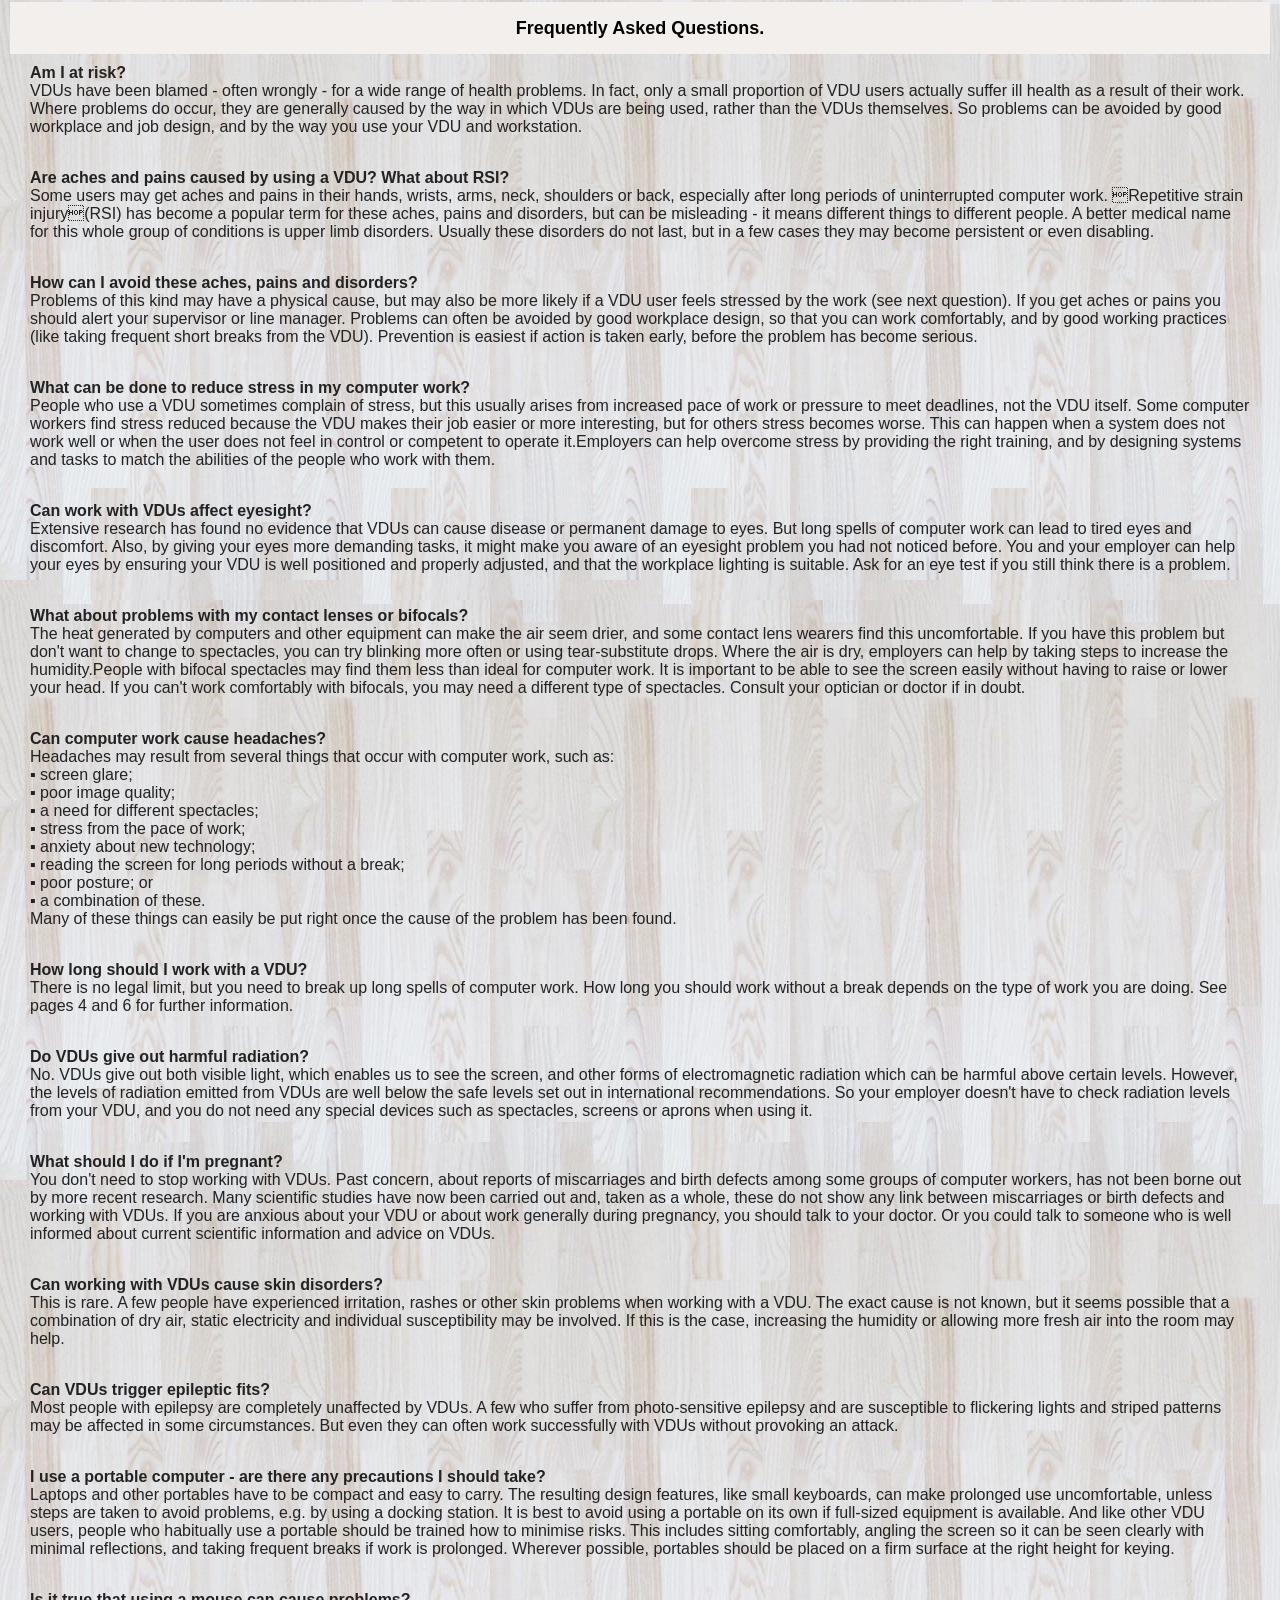
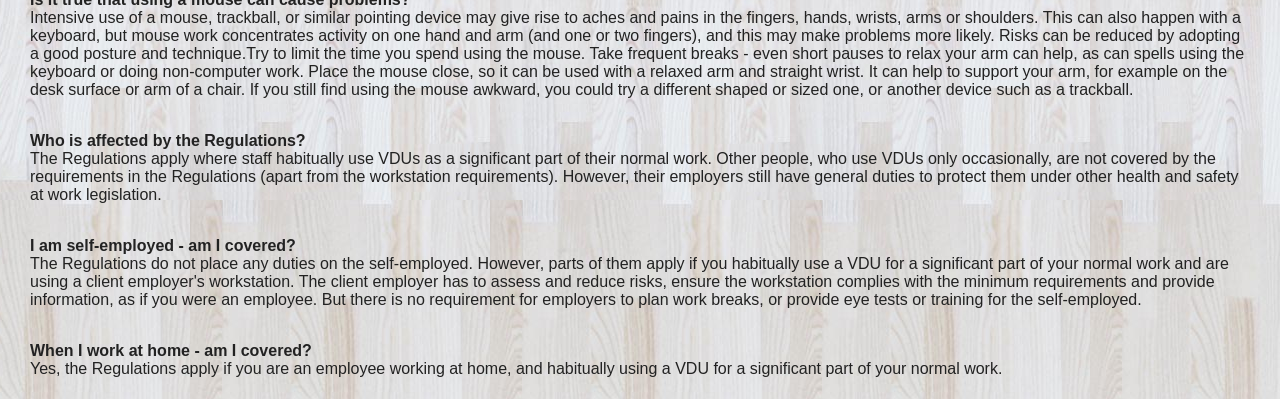
<file: courses/module-1/docs/FAQ.htm>
<!DOCTYPE html PUBLIC "-//W3C//DTD XHTML 1.0 Transitional//EN" "http://www.w3.org/TR/xhtml1/DTD/xhtml1-transitional.dtd">
<html xmlns="http://www.w3.org/1999/xhtml">
<head>
<meta http-equiv="Content-Type" content="text/html; charset=utf-8" />
<title>Help</title>
<link rel="stylesheet" href="styles/lms.css" type="text/css" media="screen" title="no title" charset="utf-8"/>
<style type="text/css">
<!--
body,td,th {
	font-size: 18px;
}
body {
	background-image: url(images/bg.jpg);
	background-repeat: repeat;
}
.body1 {
	left: 10px;
	right: 10px;
}
.table1 {
	padding-right: 20px;
	padding-left: 20px;
}
-->
</style></head>

<body>
<table width="100%" border="0">
  <tr>
    <th height="50" bgcolor="#F2EFEC" scope="col"><strong>Frequently Asked Questions.</strong></th>
  </tr>
</table>
<table width="100%" border="0">
  <tr>
    <th class="table1" scope="col"><h3 class="body1"><strong>Am I at risk?</strong><br />
      VDUs have been blamed - often wrongly - for a wide range of health problems. In fact, only a small proportion of VDU users actually suffer ill health as a result of their work. Where problems do occur, they are generally caused by the way in which VDUs are being used, rather than the VDUs themselves. So problems can be avoided by good workplace and job design, and by the way you use your VDU and workstation.</h3>
      <h3 class="body1"><br />
        <strong>Are aches and pains caused by using a VDU? What about RSI?</strong><br />
        Some users may get aches and pains in their hands, wrists, arms, neck, shoulders or back, especially after long periods of uninterrupted computer work. Repetitive strain injury(RSI) has become a popular term for these aches, pains and disorders, but can be misleading - it means different things to different people. A better medical name for this whole group of conditions is upper limb disorders. Usually these disorders do not last, but in a few cases they may become persistent or even disabling.</h3>
      <h3 class="body1"><br />
        <strong>How can I avoid these aches, pains and disorders?</strong><br />
        Problems of this kind may have a physical cause, but may also be more likely if a VDU user feels stressed by the work (see next question). If you get aches or pains you should alert your supervisor or line manager. Problems can often be avoided by good workplace design, so that you can work comfortably, and by good working practices (like taking frequent short breaks from the VDU). Prevention is easiest if action is taken early, before the problem has become serious.</h3>
      <h3 class="body1"><br />
        <strong>What can be done to reduce stress in my computer work?</strong><br />
        People who use a VDU sometimes complain of stress, but this usually arises from increased pace of work or pressure to meet deadlines, not the VDU itself. Some computer workers find stress reduced because the VDU makes their job easier or more interesting, but for others stress becomes worse. This can happen when a system does not work well or when the user does not feel in control or competent to operate it.Employers can help overcome stress by providing the right training, and by designing systems and tasks to match the abilities of the people who work with them.</h3>
      <h3 class="body1"><br />
        <strong>Can work with VDUs affect eyesight?</strong><br />
        Extensive research has found no evidence that VDUs can cause disease or permanent damage to eyes. But long spells of computer work can lead to tired eyes and discomfort. Also, by giving your eyes more demanding tasks, it might make you aware of an eyesight problem you had not noticed before. You and your employer can help your eyes by ensuring your VDU is well positioned and properly adjusted, and that the workplace lighting is suitable. Ask for an eye test if you still think there is a problem.</h3>
      <h3 class="body1"><br />
        <strong>What about problems with my contact lenses or bifocals?</strong><br />
        The heat generated by computers and other equipment can make the air seem drier, and some contact lens wearers find this uncomfortable. If you have this problem but don't want to change to spectacles, you can try blinking more often or using tear-substitute drops. Where the air is dry, employers can help by taking steps to increase the humidity.People with bifocal spectacles may find them less than ideal for computer work. It is important to be able to see the screen easily without having to raise or lower your head. If you can't work comfortably with bifocals, you may need a different type of spectacles. Consult your optician or doctor if in doubt.</h3>
      <h3 class="body1"><br />
        <strong>Can computer work cause headaches?</strong><br />
        Headaches may result from several things that occur with computer work, such as:<br />
        ▪ screen glare;<br />
        ▪ poor image quality;<br />
        ▪ a need for different spectacles;<br />
        ▪ stress from the pace of work;<br />
        ▪ anxiety about new technology;<br />
        ▪ reading the screen for long periods without a break;<br />
        ▪ poor posture; or<br />
        ▪ a combination of these.<br />
        Many of these things can easily be put right once the cause of the problem has been found.</h3>
      <h3 class="body1"><br />
        <strong>How long should I work with a VDU?</strong><br />
        There is no legal limit, but you need to break up long spells of computer work. How long you should work without a break depends on the type of work you are doing. See pages 4 and 6 for further information.</h3>
      <h3 class="body1"><br />
        <strong>Do VDUs give out harmful radiation?</strong><br />
        No. VDUs give out both visible light, which enables us to see the screen, and other forms of electromagnetic radiation which can be harmful above certain levels. However, the levels of radiation emitted from VDUs are well below the safe levels set out in international recommendations. So your employer doesn't have to check radiation levels from your VDU, and you do not need any special devices such as spectacles, screens or aprons when using it.</h3>
      <h3 class="body1"><br />
        <strong>What should I do if I'm pregnant?</strong><br />
        You don't need to stop working with VDUs. Past concern, about reports of miscarriages and birth defects among some groups of computer workers, has not been borne out by more recent research. Many scientific studies have now been carried out and, taken as a whole, these do not show any link between miscarriages or birth defects and working with VDUs. If you are anxious about your VDU or about work generally during pregnancy, you should talk to your doctor. Or you could talk to someone who is well informed about current scientific information and advice on VDUs.</h3>
      <h3 class="body1"><br />
        <strong>Can working with VDUs cause skin disorders?</strong><br />
        This is rare. A few people have experienced irritation, rashes or other skin problems when working with a VDU. The exact cause is not known, but it seems possible that a combination of dry air, static electricity and individual susceptibility may be involved. If this is the case, increasing the humidity or allowing more fresh air into the room may help.</h3>
      <h3 class="body1"><br />
        <strong>Can VDUs trigger epileptic fits?</strong><br />
        Most people with epilepsy are completely unaffected by VDUs. A few who suffer from photo-sensitive epilepsy and are susceptible to flickering lights and striped patterns may be affected in some circumstances. But even they can often work successfully with VDUs without provoking an attack.</h3>
      <h3 class="body1"><br />
        <strong>I use a portable computer - are there any precautions I should take?</strong><br />
        Laptops and other portables have to be compact and easy to carry. The resulting design features, like small keyboards, can make prolonged use uncomfortable, unless steps are taken to avoid problems, e.g. by using a docking station. It is best to avoid using a portable on its own if full-sized equipment is available. And like other VDU users, people who habitually use a portable should be trained how to minimise risks. This includes sitting comfortably, angling the screen so it can be seen clearly with minimal reflections, and taking frequent breaks if work is prolonged. Wherever possible, portables should be placed on a firm surface at the right height for keying.</h3>
      <h3 class="body1"><br />
        <strong>Is it true that using a mouse can cause problems?</strong><br />
        Intensive use of a mouse, trackball, or similar pointing device may give rise to aches and pains in the fingers, hands, wrists, arms or shoulders. This can also happen with a keyboard, but mouse work concentrates activity on one hand and arm (and one or two fingers), and this may make problems more likely. Risks can be reduced by adopting a good posture and technique.Try to limit the time you spend using the mouse. Take frequent breaks - even short pauses to relax your arm can help, as can spells using the keyboard or doing non-computer work. Place the mouse close, so it can be used with a relaxed arm and straight wrist. It can help to support your arm, for example on the desk surface or arm of a chair. If you still find using the mouse awkward, you could try a different shaped or sized one, or another device such as a trackball.</h3>
      <h3 class="body1"><br />
        <strong>Who is affected by the Regulations?</strong><br />
        The Regulations apply where staff habitually use VDUs as a significant part of their normal work. Other people, who use VDUs only occasionally, are not covered by the requirements in the Regulations (apart from the workstation requirements). However, their employers still have general duties to protect them under other health and safety at work legislation.</h3>
      <h3 class="body1"><br />
        <strong>I am self-employed - am I covered?</strong><br />
        The Regulations do not place any duties on the self-employed. However, parts of them apply if you habitually use a VDU for a significant part of your normal work and are using a client employer's workstation. The client employer has to assess and reduce risks, ensure the workstation complies with the minimum requirements and provide information, as if you were an employee. But there is no requirement for employers to plan work breaks, or provide eye tests or training for the self-employed.</h3>
      <h3 class="body1"><br />
        <strong>When I work at home - am I covered?</strong><br />
    Yes, the Regulations apply if you are an employee working at home, and habitually using a VDU for a significant part of your normal work.</h3></th>
  </tr>
</table>
</body>
</html>
</file>
<file: styles.css>
:root{--ink:#14231d;--cream:#f3f0e8;--paper:#fbfaf6;--lime:#d8ff64;--mint:#b9e7d3;--orange:#ff7048;--line:#cfcfc5}*{box-sizing:border-box}html{scroll-behavior:smooth}body{margin:0;background:var(--paper);color:var(--ink);font:16px/1.55 Arial,Helvetica,sans-serif}a{color:inherit}.skip{position:fixed;left:1rem;top:-5rem;z-index:20;background:#fff;padding:.8rem}.skip:focus{top:1rem}.site-head{height:84px;padding:0 clamp(1.25rem,4vw,4.5rem);display:flex;align-items:center;justify-content:space-between;border-bottom:1px solid var(--line)}.wordmark{display:flex;gap:.75rem;align-items:center;text-decoration:none}.wordmark span{width:1.05rem;height:1.05rem;background:var(--orange);border-radius:50%}.nav-link,.text-link{font-weight:700;text-underline-offset:5px}.hero{min-height:680px;display:grid;grid-template-columns:1.15fr .85fr;padding:clamp(4rem,8vw,8rem) clamp(1.25rem,6vw,7rem);background:var(--cream);overflow:hidden}.hero-copy{max-width:780px;position:relative;z-index:2}.eyebrow{text-transform:uppercase;letter-spacing:.14em;font-size:.75rem;font-weight:800}.hero h1{font-size:clamp(3.4rem,7.2vw,7.5rem);line-height:.91;letter-spacing:-.065em;margin:1.5rem 0 2rem}.intro{max-width:650px;font-size:clamp(1.05rem,1.5vw,1.3rem);color:#405049}.button{display:inline-flex;gap:2.5rem;align-items:center;padding:1rem 1.25rem;font-weight:800;text-decoration:none;margin-top:1.5rem}.button-dark{background:var(--ink);color:white}.button-light{background:var(--lime)}.hero-art{position:relative;min-height:420px}.orb{position:absolute;width:min(31vw,420px);aspect-ratio:1;border-radius:50%;background:var(--lime);right:-2%;top:7%;display:grid;place-items:center;font-size:clamp(5rem,10vw,10rem);font-weight:900;letter-spacing:-.08em}.hero-art p{position:absolute;right:2%;bottom:3%;font-size:clamp(2rem,4vw,4rem);font-weight:800;line-height:.9}.line{height:3px;background:var(--orange);position:absolute;transform-origin:left}.line-a{width:75%;top:20%;left:-10%;transform:rotate(28deg)}.line-b{width:65%;top:68%;left:8%;transform:rotate(-18deg)}.portfolio{padding:clamp(5rem,9vw,9rem) clamp(1.25rem,6vw,7rem)}.section-heading{display:grid;grid-template-columns:1fr 1fr;gap:3rem;align-items:end;margin-bottom:3rem}.section-heading h2,.cta h2{font-size:clamp(2.6rem,5vw,5rem);letter-spacing:-.05em;line-height:.95;margin:.75rem 0 0}.section-heading>p{max-width:520px;font-size:1.1rem}.course-grid{display:grid;grid-template-columns:repeat(3,1fr);gap:1.25rem}.course-card{border:1px solid var(--line);background:white}.course-image{display:block;aspect-ratio:16/10;position:relative;overflow:hidden;background:var(--ink)}.course-image img{width:100%;height:100%;object-fit:cover;transition:transform .25s}.course-image:hover img{transform:scale(1.025)}.play{position:absolute;inset:50% auto auto 50%;transform:translate(-50%,-50%);width:4.25rem;height:4.25rem;border-radius:50%;background:var(--lime);display:grid;place-items:center;padding-left:.2rem}.module{position:absolute;top:1rem;left:1rem;background:white;padding:.35rem .6rem;font-size:.72rem;font-weight:800;text-transform:uppercase}.course-body{padding:1.5rem}.course-body h3{font-size:1.5rem;line-height:1.1;margin:.7rem 0}.course-body>p:not(.meta){color:#526058;min-height:8.5rem}.meta{font-size:.72rem;text-transform:uppercase;letter-spacing:.08em}.process{background:var(--mint);padding:clamp(4rem,7vw,7rem) clamp(1.25rem,6vw,7rem)}.process-grid{display:grid;grid-template-columns:repeat(3,1fr);gap:2rem;margin-top:2rem}.process article{border-top:1px solid var(--ink);padding-top:1.4rem}.process h3{font-size:1.5rem}.cta{background:var(--ink);color:white;padding:clamp(5rem,9vw,9rem) clamp(1.25rem,6vw,7rem);display:grid;grid-template-columns:1.2fr .8fr;gap:4rem}.cta>div:last-child{max-width:500px;padding-top:2rem}.contact-note{color:#bcc8c1}code{background:#2b3b34;padding:.15rem .3rem}footer{display:flex;justify-content:space-between;padding:2rem clamp(1.25rem,6vw,7rem);background:var(--ink);color:white;border-top:1px solid #405049}.player-body{height:100vh;display:flex;flex-direction:column;background:#0d1713;color:white}.player-bar{min-height:70px;display:flex;align-items:center;gap:1rem;padding:.7rem 1rem;background:#14231d}.player-back{text-decoration:none;font-weight:700;white-space:nowrap}.player-title{flex:1;min-width:0}.player-title b{display:block;white-space:nowrap;overflow:hidden;text-overflow:ellipsis}.player-title small{color:#a9bbb2}.player-action{border:1px solid #65756d;background:transparent;color:white;padding:.65rem .8rem;font:inherit;cursor:pointer;text-decoration:none}.player-frame{width:100%;flex:1;border:0;background:white}.player-error{margin:auto;max-width:620px;padding:3rem}.player-status{font-size:.72rem;color:#a9bbb2}@media(max-width:900px){.hero{grid-template-columns:1fr;min-height:auto}.hero-art{min-height:340px}.orb{width:300px}.course-grid{grid-template-columns:1fr}.course-body>p:not(.meta){min-height:0}.section-heading,.cta{grid-template-columns:1fr}.process-grid{grid-template-columns:1fr}.player-title small,.player-status{display:none}}@media(max-width:560px){.nav-link{display:none}.hero h1{font-size:3.4rem}.hero-art{min-height:280px}.orb{width:230px}.player-bar{flex-wrap:wrap}.player-title{order:-1;width:100%;flex-basis:100%}}
</file>
<file: portfolio.css>
.main-nav{display:flex;align-items:center;gap:1.5rem}.main-nav a{font-weight:700;text-decoration:none}.main-nav a:hover{text-decoration:underline;text-underline-offset:5px}.personal-hero .orb{background:linear-gradient(145deg,var(--lime),#a5f5d7)}.personal-hero .orb span{font-size:.78em}.personal-hero .hero-art p{max-width:420px}.hero-actions{display:flex;align-items:center;gap:1.5rem;flex-wrap:wrap}.hero-link{margin-top:1.5rem}.story{display:grid;grid-template-columns:.7fr 1.3fr;gap:clamp(2rem,7vw,8rem);padding:clamp(5rem,9vw,9rem) clamp(1.25rem,6vw,7rem);background:var(--paper)}.story-kicker{display:flex;flex-direction:column;justify-content:space-between;border-top:1px solid var(--ink);padding-top:1.25rem}.story-mark{font-size:clamp(6rem,14vw,14rem);line-height:1;color:var(--orange);margin:2rem 0 0}.story-copy h2{font-size:clamp(2.6rem,5vw,5.4rem);letter-spacing:-.055em;line-height:.95;margin:0 0 2.5rem}.story-copy>p{font-size:clamp(1.05rem,1.6vw,1.3rem);max-width:780px}.role-cloud{display:flex;flex-wrap:wrap;gap:.65rem;margin-top:2.5rem}.role-cloud span{border:1px solid var(--ink);border-radius:999px;padding:.55rem .9rem;font-weight:700;background:#fff}.compact-heading{margin-bottom:1rem}.range{padding:clamp(5rem,9vw,9rem) clamp(1.25rem,6vw,7rem);background:var(--orange);color:#17231e}.range-statement{font-size:clamp(2rem,4.3vw,4.8rem);line-height:1.05;letter-spacing:-.045em;max-width:1200px;margin:2rem 0 0}.contact-actions{display:flex;align-items:center;gap:1.5rem;flex-wrap:wrap}.contact-phone{font-size:1.1rem;font-weight:800;color:#fff;text-underline-offset:5px}.contact-note{margin-top:1.5rem}.course-card{box-shadow:0 12px 32px rgba(20,35,29,.05)}
@media(max-width:900px){.story{grid-template-columns:1fr}.story-mark{display:none}.main-nav a:not(.nav-link){display:none}}
@media(max-width:560px){.main-nav{gap:.75rem}.story-copy h2{font-size:2.7rem}.range-statement{font-size:2.25rem}.contact-actions{align-items:flex-start;flex-direction:column}.hero-actions{align-items:flex-start;flex-direction:column;gap:.25rem}}
</file>
<file: courses/module-1/js/bundle.css>
@charset "UTF-8";
.vjs-modal-dialog .vjs-modal-dialog-content, .video-js .vjs-modal-dialog, .vjs-button > .vjs-icon-placeholder:before, .video-js .vjs-big-play-button .vjs-icon-placeholder:before {
  position: absolute;
  top: 0;
  left: 0;
  width: 100%;
  height: 100%;
}

.vjs-button > .vjs-icon-placeholder:before, .video-js .vjs-big-play-button .vjs-icon-placeholder:before {
  text-align: center;
}

@font-face {
  font-family: VideoJS;
  src: url([data-uri]) format("woff");
  font-weight: normal;
  font-style: normal;
}
.vjs-icon-play, .video-js .vjs-play-control .vjs-icon-placeholder, .video-js .vjs-big-play-button .vjs-icon-placeholder:before {
  font-family: VideoJS;
  font-weight: normal;
  font-style: normal;
}
.vjs-icon-play:before, .video-js .vjs-play-control .vjs-icon-placeholder:before, .video-js .vjs-big-play-button .vjs-icon-placeholder:before {
  content: "\f101";
}

.vjs-icon-play-circle {
  font-family: VideoJS;
  font-weight: normal;
  font-style: normal;
}
.vjs-icon-play-circle:before {
  content: "\f102";
}

.vjs-icon-pause, .video-js .vjs-play-control.vjs-playing .vjs-icon-placeholder {
  font-family: VideoJS;
  font-weight: normal;
  font-style: normal;
}
.vjs-icon-pause:before, .video-js .vjs-play-control.vjs-playing .vjs-icon-placeholder:before {
  content: "\f103";
}

.vjs-icon-volume-mute, .video-js .vjs-mute-control.vjs-vol-0 .vjs-icon-placeholder {
  font-family: VideoJS;
  font-weight: normal;
  font-style: normal;
}
.vjs-icon-volume-mute:before, .video-js .vjs-mute-control.vjs-vol-0 .vjs-icon-placeholder:before {
  content: "\f104";
}

.vjs-icon-volume-low, .video-js .vjs-mute-control.vjs-vol-1 .vjs-icon-placeholder {
  font-family: VideoJS;
  font-weight: normal;
  font-style: normal;
}
.vjs-icon-volume-low:before, .video-js .vjs-mute-control.vjs-vol-1 .vjs-icon-placeholder:before {
  content: "\f105";
}

.vjs-icon-volume-mid, .video-js .vjs-mute-control.vjs-vol-2 .vjs-icon-placeholder {
  font-family: VideoJS;
  font-weight: normal;
  font-style: normal;
}
.vjs-icon-volume-mid:before, .video-js .vjs-mute-control.vjs-vol-2 .vjs-icon-placeholder:before {
  content: "\f106";
}

.vjs-icon-volume-high, .video-js .vjs-mute-control .vjs-icon-placeholder {
  font-family: VideoJS;
  font-weight: normal;
  font-style: normal;
}
.vjs-icon-volume-high:before, .video-js .vjs-mute-control .vjs-icon-placeholder:before {
  content: "\f107";
}

.vjs-icon-fullscreen-enter, .video-js .vjs-fullscreen-control .vjs-icon-placeholder {
  font-family: VideoJS;
  font-weight: normal;
  font-style: normal;
}
.vjs-icon-fullscreen-enter:before, .video-js .vjs-fullscreen-control .vjs-icon-placeholder:before {
  content: "\f108";
}

.vjs-icon-fullscreen-exit, .video-js.vjs-fullscreen .vjs-fullscreen-control .vjs-icon-placeholder {
  font-family: VideoJS;
  font-weight: normal;
  font-style: normal;
}
.vjs-icon-fullscreen-exit:before, .video-js.vjs-fullscreen .vjs-fullscreen-control .vjs-icon-placeholder:before {
  content: "\f109";
}

.vjs-icon-square {
  font-family: VideoJS;
  font-weight: normal;
  font-style: normal;
}
.vjs-icon-square:before {
  content: "\f10a";
}

.vjs-icon-spinner {
  font-family: VideoJS;
  font-weight: normal;
  font-style: normal;
}
.vjs-icon-spinner:before {
  content: "\f10b";
}

.vjs-icon-subtitles, .video-js .vjs-subs-caps-button .vjs-icon-placeholder,
.video-js.video-js:lang(en-GB) .vjs-subs-caps-button .vjs-icon-placeholder,
.video-js.video-js:lang(en-IE) .vjs-subs-caps-button .vjs-icon-placeholder,
.video-js.video-js:lang(en-AU) .vjs-subs-caps-button .vjs-icon-placeholder,
.video-js.video-js:lang(en-NZ) .vjs-subs-caps-button .vjs-icon-placeholder, .video-js .vjs-subtitles-button .vjs-icon-placeholder {
  font-family: VideoJS;
  font-weight: normal;
  font-style: normal;
}
.vjs-icon-subtitles:before, .video-js .vjs-subs-caps-button .vjs-icon-placeholder:before,
.video-js.video-js:lang(en-GB) .vjs-subs-caps-button .vjs-icon-placeholder:before,
.video-js.video-js:lang(en-IE) .vjs-subs-caps-button .vjs-icon-placeholder:before,
.video-js.video-js:lang(en-AU) .vjs-subs-caps-button .vjs-icon-placeholder:before,
.video-js.video-js:lang(en-NZ) .vjs-subs-caps-button .vjs-icon-placeholder:before, .video-js .vjs-subtitles-button .vjs-icon-placeholder:before {
  content: "\f10c";
}

.vjs-icon-captions, .video-js:lang(en) .vjs-subs-caps-button .vjs-icon-placeholder,
.video-js:lang(fr-CA) .vjs-subs-caps-button .vjs-icon-placeholder, .video-js .vjs-captions-button .vjs-icon-placeholder {
  font-family: VideoJS;
  font-weight: normal;
  font-style: normal;
}
.vjs-icon-captions:before, .video-js:lang(en) .vjs-subs-caps-button .vjs-icon-placeholder:before,
.video-js:lang(fr-CA) .vjs-subs-caps-button .vjs-icon-placeholder:before, .video-js .vjs-captions-button .vjs-icon-placeholder:before {
  content: "\f10d";
}

.vjs-icon-chapters, .video-js .vjs-chapters-button .vjs-icon-placeholder {
  font-family: VideoJS;
  font-weight: normal;
  font-style: normal;
}
.vjs-icon-chapters:before, .video-js .vjs-chapters-button .vjs-icon-placeholder:before {
  content: "\f10e";
}

.vjs-icon-share {
  font-family: VideoJS;
  font-weight: normal;
  font-style: normal;
}
.vjs-icon-share:before {
  content: "\f10f";
}

.vjs-icon-cog {
  font-family: VideoJS;
  font-weight: normal;
  font-style: normal;
}
.vjs-icon-cog:before {
  content: "\f110";
}

.vjs-icon-circle, .vjs-seek-to-live-control .vjs-icon-placeholder, .video-js .vjs-volume-level, .video-js .vjs-play-progress {
  font-family: VideoJS;
  font-weight: normal;
  font-style: normal;
}
.vjs-icon-circle:before, .vjs-seek-to-live-control .vjs-icon-placeholder:before, .video-js .vjs-volume-level:before, .video-js .vjs-play-progress:before {
  content: "\f111";
}

.vjs-icon-circle-outline {
  font-family: VideoJS;
  font-weight: normal;
  font-style: normal;
}
.vjs-icon-circle-outline:before {
  content: "\f112";
}

.vjs-icon-circle-inner-circle {
  font-family: VideoJS;
  font-weight: normal;
  font-style: normal;
}
.vjs-icon-circle-inner-circle:before {
  content: "\f113";
}

.vjs-icon-hd {
  font-family: VideoJS;
  font-weight: normal;
  font-style: normal;
}
.vjs-icon-hd:before {
  content: "\f114";
}

.vjs-icon-cancel, .video-js .vjs-control.vjs-close-button .vjs-icon-placeholder {
  font-family: VideoJS;
  font-weight: normal;
  font-style: normal;
}
.vjs-icon-cancel:before, .video-js .vjs-control.vjs-close-button .vjs-icon-placeholder:before {
  content: "\f115";
}

.vjs-icon-replay, .video-js .vjs-play-control.vjs-ended .vjs-icon-placeholder {
  font-family: VideoJS;
  font-weight: normal;
  font-style: normal;
}
.vjs-icon-replay:before, .video-js .vjs-play-control.vjs-ended .vjs-icon-placeholder:before {
  content: "\f116";
}

.vjs-icon-facebook {
  font-family: VideoJS;
  font-weight: normal;
  font-style: normal;
}
.vjs-icon-facebook:before {
  content: "\f117";
}

.vjs-icon-gplus {
  font-family: VideoJS;
  font-weight: normal;
  font-style: normal;
}
.vjs-icon-gplus:before {
  content: "\f118";
}

.vjs-icon-linkedin {
  font-family: VideoJS;
  font-weight: normal;
  font-style: normal;
}
.vjs-icon-linkedin:before {
  content: "\f119";
}

.vjs-icon-twitter {
  font-family: VideoJS;
  font-weight: normal;
  font-style: normal;
}
.vjs-icon-twitter:before {
  content: "\f11a";
}

.vjs-icon-tumblr {
  font-family: VideoJS;
  font-weight: normal;
  font-style: normal;
}
.vjs-icon-tumblr:before {
  content: "\f11b";
}

.vjs-icon-pinterest {
  font-family: VideoJS;
  font-weight: normal;
  font-style: normal;
}
.vjs-icon-pinterest:before {
  content: "\f11c";
}

.vjs-icon-audio-description, .video-js .vjs-descriptions-button .vjs-icon-placeholder {
  font-family: VideoJS;
  font-weight: normal;
  font-style: normal;
}
.vjs-icon-audio-description:before, .video-js .vjs-descriptions-button .vjs-icon-placeholder:before {
  content: "\f11d";
}

.vjs-icon-audio, .video-js .vjs-audio-button .vjs-icon-placeholder {
  font-family: VideoJS;
  font-weight: normal;
  font-style: normal;
}
.vjs-icon-audio:before, .video-js .vjs-audio-button .vjs-icon-placeholder:before {
  content: "\f11e";
}

.vjs-icon-next-item {
  font-family: VideoJS;
  font-weight: normal;
  font-style: normal;
}
.vjs-icon-next-item:before {
  content: "\f11f";
}

.vjs-icon-previous-item {
  font-family: VideoJS;
  font-weight: normal;
  font-style: normal;
}
.vjs-icon-previous-item:before {
  content: "\f120";
}

.vjs-icon-picture-in-picture-enter, .video-js .vjs-picture-in-picture-control .vjs-icon-placeholder {
  font-family: VideoJS;
  font-weight: normal;
  font-style: normal;
}
.vjs-icon-picture-in-picture-enter:before, .video-js .vjs-picture-in-picture-control .vjs-icon-placeholder:before {
  content: "\f121";
}

.vjs-icon-picture-in-picture-exit, .video-js.vjs-picture-in-picture .vjs-picture-in-picture-control .vjs-icon-placeholder {
  font-family: VideoJS;
  font-weight: normal;
  font-style: normal;
}
.vjs-icon-picture-in-picture-exit:before, .video-js.vjs-picture-in-picture .vjs-picture-in-picture-control .vjs-icon-placeholder:before {
  content: "\f122";
}

.video-js {
  display: block;
  vertical-align: top;
  box-sizing: border-box;
  color: #fff;
  background-color: #000;
  position: relative;
  padding: 0;
  font-size: 10px;
  line-height: 1;
  font-weight: normal;
  font-style: normal;
  font-family: Arial, Helvetica, sans-serif;
  word-break: initial;
}
.video-js:-moz-full-screen {
  position: absolute;
}
.video-js:-webkit-full-screen {
  width: 100% !important;
  height: 100% !important;
}

.video-js[tabindex="-1"] {
  outline: none;
}

.video-js *,
.video-js *:before,
.video-js *:after {
  box-sizing: inherit;
}

.video-js ul {
  font-family: inherit;
  font-size: inherit;
  line-height: inherit;
  list-style-position: outside;
  margin-left: 0;
  margin-right: 0;
  margin-top: 0;
  margin-bottom: 0;
}

.video-js.vjs-fluid,
.video-js.vjs-16-9,
.video-js.vjs-4-3,
.video-js.vjs-9-16,
.video-js.vjs-1-1 {
  width: 100%;
  max-width: 100%;
  height: 0;
}

.video-js.vjs-16-9 {
  padding-top: 56.25%;
}

.video-js.vjs-4-3 {
  padding-top: 75%;
}

.video-js.vjs-9-16 {
  padding-top: 177.7777777778%;
}

.video-js.vjs-1-1 {
  padding-top: 100%;
}

.video-js.vjs-fill {
  width: 100%;
  height: 100%;
}

.video-js .vjs-tech {
  position: absolute;
  top: 0;
  left: 0;
  width: 100%;
  height: 100%;
}

body.vjs-full-window {
  padding: 0;
  margin: 0;
  height: 100%;
}

.vjs-full-window .video-js.vjs-fullscreen {
  position: fixed;
  overflow: hidden;
  z-index: 1000;
  left: 0;
  top: 0;
  bottom: 0;
  right: 0;
}

.video-js.vjs-fullscreen:not(.vjs-ios-native-fs) {
  width: 100% !important;
  height: 100% !important;
  padding-top: 0 !important;
}

.video-js.vjs-fullscreen.vjs-user-inactive {
  cursor: none;
}

.vjs-hidden {
  display: none !important;
}

.vjs-disabled {
  opacity: 0.5;
  cursor: default;
}

.video-js .vjs-offscreen {
  height: 1px;
  left: -9999px;
  position: absolute;
  top: 0;
  width: 1px;
}

.vjs-lock-showing {
  display: block !important;
  opacity: 1 !important;
  visibility: visible !important;
}

.vjs-no-js {
  padding: 20px;
  color: #fff;
  background-color: #000;
  font-size: 18px;
  font-family: Arial, Helvetica, sans-serif;
  text-align: center;
  width: 300px;
  height: 150px;
  margin: 0px auto;
}

.vjs-no-js a,
.vjs-no-js a:visited {
  color: #66A8CC;
}

.video-js .vjs-big-play-button {
  font-size: 3em;
  line-height: 1.5em;
  height: 1.63332em;
  width: 3em;
  display: block;
  position: absolute;
  top: 10px;
  left: 10px;
  padding: 0;
  cursor: pointer;
  opacity: 1;
  border: 0.06666em solid #fff;
  background-color: #2B333F;
  background-color: rgba(43, 51, 63, 0.7);
  border-radius: 0.3em;
  transition: all 0.4s;
}
.vjs-big-play-centered .vjs-big-play-button {
  top: 50%;
  left: 50%;
  margin-top: -0.81666em;
  margin-left: -1.5em;
}

.video-js:hover .vjs-big-play-button,
.video-js .vjs-big-play-button:focus {
  border-color: #fff;
  background-color: #73859f;
  background-color: rgba(115, 133, 159, 0.5);
  transition: all 0s;
}

.vjs-controls-disabled .vjs-big-play-button,
.vjs-has-started .vjs-big-play-button,
.vjs-using-native-controls .vjs-big-play-button,
.vjs-error .vjs-big-play-button {
  display: none;
}

.vjs-has-started.vjs-paused.vjs-show-big-play-button-on-pause .vjs-big-play-button {
  display: block;
}

.video-js button {
  background: none;
  border: none;
  color: inherit;
  display: inline-block;
  font-size: inherit;
  line-height: inherit;
  text-transform: none;
  text-decoration: none;
  transition: none;
  -webkit-appearance: none;
  -moz-appearance: none;
  appearance: none;
}

.vjs-control .vjs-button {
  width: 100%;
  height: 100%;
}

.video-js .vjs-control.vjs-close-button {
  cursor: pointer;
  height: 3em;
  position: absolute;
  right: 0;
  top: 0.5em;
  z-index: 2;
}
.video-js .vjs-modal-dialog {
  background: rgba(0, 0, 0, 0.8);
  background: linear-gradient(180deg, rgba(0, 0, 0, 0.8), rgba(255, 255, 255, 0));
  overflow: auto;
}

.video-js .vjs-modal-dialog > * {
  box-sizing: border-box;
}

.vjs-modal-dialog .vjs-modal-dialog-content {
  font-size: 1.2em;
  line-height: 1.5;
  padding: 20px 24px;
  z-index: 1;
}

.vjs-menu-button {
  cursor: pointer;
}

.vjs-menu-button.vjs-disabled {
  cursor: default;
}

.vjs-workinghover .vjs-menu-button.vjs-disabled:hover .vjs-menu {
  display: none;
}

.vjs-menu .vjs-menu-content {
  display: block;
  padding: 0;
  margin: 0;
  font-family: Arial, Helvetica, sans-serif;
  overflow: auto;
}

.vjs-menu .vjs-menu-content > * {
  box-sizing: border-box;
}

.vjs-scrubbing .vjs-control.vjs-menu-button:hover .vjs-menu {
  display: none;
}

.vjs-menu li {
  list-style: none;
  margin: 0;
  padding: 0.2em 0;
  line-height: 1.4em;
  font-size: 1.2em;
  text-align: center;
  text-transform: lowercase;
}

.vjs-menu li.vjs-menu-item:focus,
.vjs-menu li.vjs-menu-item:hover,
.js-focus-visible .vjs-menu li.vjs-menu-item:hover {
  background-color: #73859f;
  background-color: rgba(115, 133, 159, 0.5);
}

.vjs-menu li.vjs-selected,
.vjs-menu li.vjs-selected:focus,
.vjs-menu li.vjs-selected:hover,
.js-focus-visible .vjs-menu li.vjs-selected:hover {
  background-color: #fff;
  color: #2B333F;
}

.video-js .vjs-menu *:not(.vjs-selected):focus:not(:focus-visible),
.js-focus-visible .vjs-menu *:not(.vjs-selected):focus:not(.focus-visible) {
  background: none;
}

.vjs-menu li.vjs-menu-title {
  text-align: center;
  text-transform: uppercase;
  font-size: 1em;
  line-height: 2em;
  padding: 0;
  margin: 0 0 0.3em 0;
  font-weight: bold;
  cursor: default;
}

.vjs-menu-button-popup .vjs-menu {
  display: none;
  position: absolute;
  bottom: 0;
  width: 10em;
  left: -3em;
  height: 0em;
  margin-bottom: 1.5em;
  border-top-color: rgba(43, 51, 63, 0.7);
}

.vjs-menu-button-popup .vjs-menu .vjs-menu-content {
  background-color: #2B333F;
  background-color: rgba(43, 51, 63, 0.7);
  position: absolute;
  width: 100%;
  bottom: 1.5em;
  max-height: 15em;
}

.vjs-layout-tiny .vjs-menu-button-popup .vjs-menu .vjs-menu-content,
.vjs-layout-x-small .vjs-menu-button-popup .vjs-menu .vjs-menu-content {
  max-height: 5em;
}

.vjs-layout-small .vjs-menu-button-popup .vjs-menu .vjs-menu-content {
  max-height: 10em;
}

.vjs-layout-medium .vjs-menu-button-popup .vjs-menu .vjs-menu-content {
  max-height: 14em;
}

.vjs-layout-large .vjs-menu-button-popup .vjs-menu .vjs-menu-content,
.vjs-layout-x-large .vjs-menu-button-popup .vjs-menu .vjs-menu-content,
.vjs-layout-huge .vjs-menu-button-popup .vjs-menu .vjs-menu-content {
  max-height: 25em;
}

.vjs-workinghover .vjs-menu-button-popup.vjs-hover .vjs-menu,
.vjs-menu-button-popup .vjs-menu.vjs-lock-showing {
  display: block;
}

.video-js .vjs-menu-button-inline {
  transition: all 0.4s;
  overflow: hidden;
}

.video-js .vjs-menu-button-inline:before {
  width: 2.222222222em;
}

.video-js .vjs-menu-button-inline:hover,
.video-js .vjs-menu-button-inline:focus,
.video-js .vjs-menu-button-inline.vjs-slider-active,
.video-js.vjs-no-flex .vjs-menu-button-inline {
  width: 12em;
}

.vjs-menu-button-inline .vjs-menu {
  opacity: 0;
  height: 100%;
  width: auto;
  position: absolute;
  left: 4em;
  top: 0;
  padding: 0;
  margin: 0;
  transition: all 0.4s;
}

.vjs-menu-button-inline:hover .vjs-menu,
.vjs-menu-button-inline:focus .vjs-menu,
.vjs-menu-button-inline.vjs-slider-active .vjs-menu {
  display: block;
  opacity: 1;
}

.vjs-no-flex .vjs-menu-button-inline .vjs-menu {
  display: block;
  opacity: 1;
  position: relative;
  width: auto;
}

.vjs-no-flex .vjs-menu-button-inline:hover .vjs-menu,
.vjs-no-flex .vjs-menu-button-inline:focus .vjs-menu,
.vjs-no-flex .vjs-menu-button-inline.vjs-slider-active .vjs-menu {
  width: auto;
}

.vjs-menu-button-inline .vjs-menu-content {
  width: auto;
  height: 100%;
  margin: 0;
  overflow: hidden;
}

.video-js .vjs-control-bar {
  display: none;
  width: 100%;
  position: absolute;
  bottom: 0;
  left: 0;
  right: 0;
  height: 3em;
  background-color: #2B333F;
  background-color: rgba(43, 51, 63, 0.7);
}

.vjs-has-started .vjs-control-bar {
  display: flex;
  visibility: visible;
  opacity: 1;
  transition: visibility 0.1s, opacity 0.1s;
}

.vjs-has-started.vjs-user-inactive.vjs-playing .vjs-control-bar {
  visibility: visible;
  opacity: 0;
  pointer-events: none;
  transition: visibility 1s, opacity 1s;
}

.vjs-controls-disabled .vjs-control-bar,
.vjs-using-native-controls .vjs-control-bar,
.vjs-error .vjs-control-bar {
  display: none !important;
}

.vjs-audio.vjs-has-started.vjs-user-inactive.vjs-playing .vjs-control-bar {
  opacity: 1;
  visibility: visible;
}

.vjs-has-started.vjs-no-flex .vjs-control-bar {
  display: table;
}

.video-js .vjs-control {
  position: relative;
  text-align: center;
  margin: 0;
  padding: 0;
  height: 100%;
  width: 4em;
  flex: none;
}

.vjs-button > .vjs-icon-placeholder:before {
  font-size: 1.8em;
  line-height: 1.67;
}

.vjs-button > .vjs-icon-placeholder {
  display: block;
}

.video-js .vjs-control:focus:before,
.video-js .vjs-control:hover:before,
.video-js .vjs-control:focus {
  text-shadow: 0em 0em 1em white;
}

.video-js .vjs-control-text {
  border: 0;
  clip: rect(0 0 0 0);
  height: 1px;
  overflow: hidden;
  padding: 0;
  position: absolute;
  width: 1px;
}

.vjs-no-flex .vjs-control {
  display: table-cell;
  vertical-align: middle;
}

.video-js .vjs-custom-control-spacer {
  display: none;
}

.video-js .vjs-progress-control {
  cursor: pointer;
  flex: auto;
  display: flex;
  align-items: center;
  min-width: 4em;
  touch-action: none;
}

.video-js .vjs-progress-control.disabled {
  cursor: default;
}

.vjs-live .vjs-progress-control {
  display: none;
}

.vjs-liveui .vjs-progress-control {
  display: flex;
  align-items: center;
}

.vjs-no-flex .vjs-progress-control {
  width: auto;
}

.video-js .vjs-progress-holder {
  flex: auto;
  transition: all 0.2s;
  height: 0.3em;
}

.video-js .vjs-progress-control .vjs-progress-holder {
  margin: 0 10px;
}

.video-js .vjs-progress-control:hover .vjs-progress-holder {
  font-size: 1.6666666667em;
}

.video-js .vjs-progress-control:hover .vjs-progress-holder.disabled {
  font-size: 1em;
}

.video-js .vjs-progress-holder .vjs-play-progress,
.video-js .vjs-progress-holder .vjs-load-progress,
.video-js .vjs-progress-holder .vjs-load-progress div {
  position: absolute;
  display: block;
  height: 100%;
  margin: 0;
  padding: 0;
  width: 0;
}

.video-js .vjs-play-progress {
  background-color: #fff;
}
.video-js .vjs-play-progress:before {
  font-size: 0.9em;
  position: absolute;
  right: -0.5em;
  top: -0.3333333333em;
  z-index: 1;
}

.video-js .vjs-load-progress {
  background: rgba(115, 133, 159, 0.5);
}

.video-js .vjs-load-progress div {
  background: rgba(115, 133, 159, 0.75);
}

.video-js .vjs-time-tooltip {
  background-color: #fff;
  background-color: rgba(255, 255, 255, 0.8);
  border-radius: 0.3em;
  color: #000;
  float: right;
  font-family: Arial, Helvetica, sans-serif;
  font-size: 1em;
  padding: 6px 8px 8px 8px;
  pointer-events: none;
  position: absolute;
  top: -3.4em;
  visibility: hidden;
  z-index: 1;
}

.video-js .vjs-progress-holder:focus .vjs-time-tooltip {
  display: none;
}

.video-js .vjs-progress-control:hover .vjs-time-tooltip,
.video-js .vjs-progress-control:hover .vjs-progress-holder:focus .vjs-time-tooltip {
  display: block;
  font-size: 0.6em;
  visibility: visible;
}

.video-js .vjs-progress-control.disabled:hover .vjs-time-tooltip {
  font-size: 1em;
}

.video-js .vjs-progress-control .vjs-mouse-display {
  display: none;
  position: absolute;
  width: 1px;
  height: 100%;
  background-color: #000;
  z-index: 1;
}

.vjs-no-flex .vjs-progress-control .vjs-mouse-display {
  z-index: 0;
}

.video-js .vjs-progress-control:hover .vjs-mouse-display {
  display: block;
}

.video-js.vjs-user-inactive .vjs-progress-control .vjs-mouse-display {
  visibility: hidden;
  opacity: 0;
  transition: visibility 1s, opacity 1s;
}

.video-js.vjs-user-inactive.vjs-no-flex .vjs-progress-control .vjs-mouse-display {
  display: none;
}

.vjs-mouse-display .vjs-time-tooltip {
  color: #fff;
  background-color: #000;
  background-color: rgba(0, 0, 0, 0.8);
}

.video-js .vjs-slider {
  position: relative;
  cursor: pointer;
  padding: 0;
  margin: 0 0.45em 0 0.45em;
  /* iOS Safari */
  -webkit-touch-callout: none;
  /* Safari */
  -webkit-user-select: none;
  /* Konqueror HTML */
  /* Firefox */
  -moz-user-select: none;
  /* Internet Explorer/Edge */
  -ms-user-select: none;
  /* Non-prefixed version, currently supported by Chrome and Opera */
  user-select: none;
  background-color: #73859f;
  background-color: rgba(115, 133, 159, 0.5);
}

.video-js .vjs-slider.disabled {
  cursor: default;
}

.video-js .vjs-slider:focus {
  text-shadow: 0em 0em 1em white;
  box-shadow: 0 0 1em #fff;
}

.video-js .vjs-mute-control {
  cursor: pointer;
  flex: none;
}
.video-js .vjs-volume-control {
  cursor: pointer;
  margin-right: 1em;
  display: flex;
}

.video-js .vjs-volume-control.vjs-volume-horizontal {
  width: 5em;
}

.video-js .vjs-volume-panel .vjs-volume-control {
  visibility: visible;
  opacity: 0;
  width: 1px;
  height: 1px;
  margin-left: -1px;
}

.video-js .vjs-volume-panel {
  transition: width 1s;
}
.video-js .vjs-volume-panel.vjs-hover .vjs-volume-control, .video-js .vjs-volume-panel:active .vjs-volume-control, .video-js .vjs-volume-panel:focus .vjs-volume-control, .video-js .vjs-volume-panel .vjs-volume-control:active, .video-js .vjs-volume-panel.vjs-hover .vjs-mute-control ~ .vjs-volume-control, .video-js .vjs-volume-panel .vjs-volume-control.vjs-slider-active {
  visibility: visible;
  opacity: 1;
  position: relative;
  transition: visibility 0.1s, opacity 0.1s, height 0.1s, width 0.1s, left 0s, top 0s;
}
.video-js .vjs-volume-panel.vjs-hover .vjs-volume-control.vjs-volume-horizontal, .video-js .vjs-volume-panel:active .vjs-volume-control.vjs-volume-horizontal, .video-js .vjs-volume-panel:focus .vjs-volume-control.vjs-volume-horizontal, .video-js .vjs-volume-panel .vjs-volume-control:active.vjs-volume-horizontal, .video-js .vjs-volume-panel.vjs-hover .vjs-mute-control ~ .vjs-volume-control.vjs-volume-horizontal, .video-js .vjs-volume-panel .vjs-volume-control.vjs-slider-active.vjs-volume-horizontal {
  width: 5em;
  height: 3em;
  margin-right: 0;
}
.video-js .vjs-volume-panel.vjs-hover .vjs-volume-control.vjs-volume-vertical, .video-js .vjs-volume-panel:active .vjs-volume-control.vjs-volume-vertical, .video-js .vjs-volume-panel:focus .vjs-volume-control.vjs-volume-vertical, .video-js .vjs-volume-panel .vjs-volume-control:active.vjs-volume-vertical, .video-js .vjs-volume-panel.vjs-hover .vjs-mute-control ~ .vjs-volume-control.vjs-volume-vertical, .video-js .vjs-volume-panel .vjs-volume-control.vjs-slider-active.vjs-volume-vertical {
  left: -3.5em;
  transition: left 0s;
}
.video-js .vjs-volume-panel.vjs-volume-panel-horizontal.vjs-hover, .video-js .vjs-volume-panel.vjs-volume-panel-horizontal:active, .video-js .vjs-volume-panel.vjs-volume-panel-horizontal.vjs-slider-active {
  width: 10em;
  transition: width 0.1s;
}
.video-js .vjs-volume-panel.vjs-volume-panel-horizontal.vjs-mute-toggle-only {
  width: 4em;
}

.video-js .vjs-volume-panel .vjs-volume-control.vjs-volume-vertical {
  height: 8em;
  width: 3em;
  left: -3000em;
  transition: visibility 1s, opacity 1s, height 1s 1s, width 1s 1s, left 1s 1s, top 1s 1s;
}

.video-js .vjs-volume-panel .vjs-volume-control.vjs-volume-horizontal {
  transition: visibility 1s, opacity 1s, height 1s 1s, width 1s, left 1s 1s, top 1s 1s;
}

.video-js.vjs-no-flex .vjs-volume-panel .vjs-volume-control.vjs-volume-horizontal {
  width: 5em;
  height: 3em;
  visibility: visible;
  opacity: 1;
  position: relative;
  transition: none;
}

.video-js.vjs-no-flex .vjs-volume-control.vjs-volume-vertical,
.video-js.vjs-no-flex .vjs-volume-panel .vjs-volume-control.vjs-volume-vertical {
  position: absolute;
  bottom: 3em;
  left: 0.5em;
}

.video-js .vjs-volume-panel {
  display: flex;
}

.video-js .vjs-volume-bar {
  margin: 1.35em 0.45em;
}

.vjs-volume-bar.vjs-slider-horizontal {
  width: 5em;
  height: 0.3em;
}

.vjs-volume-bar.vjs-slider-vertical {
  width: 0.3em;
  height: 5em;
  margin: 1.35em auto;
}

.video-js .vjs-volume-level {
  position: absolute;
  bottom: 0;
  left: 0;
  background-color: #fff;
}
.video-js .vjs-volume-level:before {
  position: absolute;
  font-size: 0.9em;
  z-index: 1;
}

.vjs-slider-vertical .vjs-volume-level {
  width: 0.3em;
}
.vjs-slider-vertical .vjs-volume-level:before {
  top: -0.5em;
  left: -0.3em;
  z-index: 1;
}

.vjs-slider-horizontal .vjs-volume-level {
  height: 0.3em;
}
.vjs-slider-horizontal .vjs-volume-level:before {
  top: -0.3em;
  right: -0.5em;
}

.video-js .vjs-volume-panel.vjs-volume-panel-vertical {
  width: 4em;
}

.vjs-volume-bar.vjs-slider-vertical .vjs-volume-level {
  height: 100%;
}

.vjs-volume-bar.vjs-slider-horizontal .vjs-volume-level {
  width: 100%;
}

.video-js .vjs-volume-vertical {
  width: 3em;
  height: 8em;
  bottom: 8em;
  background-color: #2B333F;
  background-color: rgba(43, 51, 63, 0.7);
}

.video-js .vjs-volume-horizontal .vjs-menu {
  left: -2em;
}

.video-js .vjs-volume-tooltip {
  background-color: #fff;
  background-color: rgba(255, 255, 255, 0.8);
  border-radius: 0.3em;
  color: #000;
  float: right;
  font-family: Arial, Helvetica, sans-serif;
  font-size: 1em;
  padding: 6px 8px 8px 8px;
  pointer-events: none;
  position: absolute;
  top: -3.4em;
  visibility: hidden;
  z-index: 1;
}

.video-js .vjs-volume-control:hover .vjs-volume-tooltip,
.video-js .vjs-volume-control:hover .vjs-progress-holder:focus .vjs-volume-tooltip {
  display: block;
  font-size: 1em;
  visibility: visible;
}

.video-js .vjs-volume-vertical:hover .vjs-volume-tooltip,
.video-js .vjs-volume-vertical:hover .vjs-progress-holder:focus .vjs-volume-tooltip {
  left: 1em;
  top: -12px;
}

.video-js .vjs-volume-control.disabled:hover .vjs-volume-tooltip {
  font-size: 1em;
}

.video-js .vjs-volume-control .vjs-mouse-display {
  display: none;
  position: absolute;
  width: 100%;
  height: 1px;
  background-color: #000;
  z-index: 1;
}

.video-js .vjs-volume-horizontal .vjs-mouse-display {
  width: 1px;
  height: 100%;
}

.vjs-no-flex .vjs-volume-control .vjs-mouse-display {
  z-index: 0;
}

.video-js .vjs-volume-control:hover .vjs-mouse-display {
  display: block;
}

.video-js.vjs-user-inactive .vjs-volume-control .vjs-mouse-display {
  visibility: hidden;
  opacity: 0;
  transition: visibility 1s, opacity 1s;
}

.video-js.vjs-user-inactive.vjs-no-flex .vjs-volume-control .vjs-mouse-display {
  display: none;
}

.vjs-mouse-display .vjs-volume-tooltip {
  color: #fff;
  background-color: #000;
  background-color: rgba(0, 0, 0, 0.8);
}

.vjs-poster {
  display: inline-block;
  vertical-align: middle;
  background-repeat: no-repeat;
  background-position: 50% 50%;
  background-size: contain;
  background-color: #000000;
  cursor: pointer;
  margin: 0;
  padding: 0;
  position: absolute;
  top: 0;
  right: 0;
  bottom: 0;
  left: 0;
  height: 100%;
}

.vjs-has-started .vjs-poster {
  display: none;
}

.vjs-audio.vjs-has-started .vjs-poster {
  display: block;
}

.vjs-using-native-controls .vjs-poster {
  display: none;
}

.video-js .vjs-live-control {
  display: flex;
  align-items: flex-start;
  flex: auto;
  font-size: 1em;
  line-height: 3em;
}

.vjs-no-flex .vjs-live-control {
  display: table-cell;
  width: auto;
  text-align: left;
}

.video-js:not(.vjs-live) .vjs-live-control,
.video-js.vjs-liveui .vjs-live-control {
  display: none;
}

.video-js .vjs-seek-to-live-control {
  align-items: center;
  cursor: pointer;
  flex: none;
  display: inline-flex;
  height: 100%;
  padding-left: 0.5em;
  padding-right: 0.5em;
  font-size: 1em;
  line-height: 3em;
  width: auto;
  min-width: 4em;
}

.vjs-no-flex .vjs-seek-to-live-control {
  display: table-cell;
  width: auto;
  text-align: left;
}

.video-js.vjs-live:not(.vjs-liveui) .vjs-seek-to-live-control,
.video-js:not(.vjs-live) .vjs-seek-to-live-control {
  display: none;
}

.vjs-seek-to-live-control.vjs-control.vjs-at-live-edge {
  cursor: auto;
}

.vjs-seek-to-live-control .vjs-icon-placeholder {
  margin-right: 0.5em;
  color: #888;
}

.vjs-seek-to-live-control.vjs-control.vjs-at-live-edge .vjs-icon-placeholder {
  color: red;
}

.video-js .vjs-time-control {
  flex: none;
  font-size: 1em;
  line-height: 3em;
  min-width: 2em;
  width: auto;
  padding-left: 1em;
  padding-right: 1em;
}

.vjs-live .vjs-time-control {
  display: none;
}

.video-js .vjs-current-time,
.vjs-no-flex .vjs-current-time {
  display: none;
}

.video-js .vjs-duration,
.vjs-no-flex .vjs-duration {
  display: none;
}

.vjs-time-divider {
  display: none;
  line-height: 3em;
}

.vjs-live .vjs-time-divider {
  display: none;
}

.video-js .vjs-play-control {
  cursor: pointer;
}

.video-js .vjs-play-control .vjs-icon-placeholder {
  flex: none;
}

.vjs-text-track-display {
  position: absolute;
  bottom: 3em;
  left: 0;
  right: 0;
  top: 0;
  pointer-events: none;
}

.video-js.vjs-user-inactive.vjs-playing .vjs-text-track-display {
  bottom: 1em;
}

.video-js .vjs-text-track {
  font-size: 1.4em;
  text-align: center;
  margin-bottom: 0.1em;
}

.vjs-subtitles {
  color: #fff;
}

.vjs-captions {
  color: #fc6;
}

.vjs-tt-cue {
  display: block;
}

video::-webkit-media-text-track-display {
  transform: translateY(-3em);
}

.video-js.vjs-user-inactive.vjs-playing video::-webkit-media-text-track-display {
  transform: translateY(-1.5em);
}

.video-js .vjs-picture-in-picture-control {
  cursor: pointer;
  flex: none;
}
.video-js .vjs-fullscreen-control {
  cursor: pointer;
  flex: none;
}
.vjs-playback-rate > .vjs-menu-button,
.vjs-playback-rate .vjs-playback-rate-value {
  position: absolute;
  top: 0;
  left: 0;
  width: 100%;
  height: 100%;
}

.vjs-playback-rate .vjs-playback-rate-value {
  pointer-events: none;
  font-size: 1.5em;
  line-height: 2;
  text-align: center;
}

.vjs-playback-rate .vjs-menu {
  width: 4em;
  left: 0em;
}

.vjs-error .vjs-error-display .vjs-modal-dialog-content {
  font-size: 1.4em;
  text-align: center;
}

.vjs-error .vjs-error-display:before {
  color: #fff;
  content: "X";
  font-family: Arial, Helvetica, sans-serif;
  font-size: 4em;
  left: 0;
  line-height: 1;
  margin-top: -0.5em;
  position: absolute;
  text-shadow: 0.05em 0.05em 0.1em #000;
  text-align: center;
  top: 50%;
  vertical-align: middle;
  width: 100%;
}

.vjs-loading-spinner {
  display: none;
  position: absolute;
  top: 50%;
  left: 50%;
  margin: -25px 0 0 -25px;
  opacity: 0.85;
  text-align: left;
  border: 6px solid rgba(43, 51, 63, 0.7);
  box-sizing: border-box;
  background-clip: padding-box;
  width: 50px;
  height: 50px;
  border-radius: 25px;
  visibility: hidden;
}

.vjs-seeking .vjs-loading-spinner,
.vjs-waiting .vjs-loading-spinner {
  display: block;
  -webkit-animation: vjs-spinner-show 0s linear 0.3s forwards;
          animation: vjs-spinner-show 0s linear 0.3s forwards;
}

.vjs-loading-spinner:before,
.vjs-loading-spinner:after {
  content: "";
  position: absolute;
  margin: -6px;
  box-sizing: inherit;
  width: inherit;
  height: inherit;
  border-radius: inherit;
  opacity: 1;
  border: inherit;
  border-color: transparent;
  border-top-color: white;
}

.vjs-seeking .vjs-loading-spinner:before,
.vjs-seeking .vjs-loading-spinner:after,
.vjs-waiting .vjs-loading-spinner:before,
.vjs-waiting .vjs-loading-spinner:after {
  -webkit-animation: vjs-spinner-spin 1.1s cubic-bezier(0.6, 0.2, 0, 0.8) infinite, vjs-spinner-fade 1.1s linear infinite;
  animation: vjs-spinner-spin 1.1s cubic-bezier(0.6, 0.2, 0, 0.8) infinite, vjs-spinner-fade 1.1s linear infinite;
}

.vjs-seeking .vjs-loading-spinner:before,
.vjs-waiting .vjs-loading-spinner:before {
  border-top-color: white;
}

.vjs-seeking .vjs-loading-spinner:after,
.vjs-waiting .vjs-loading-spinner:after {
  border-top-color: white;
  -webkit-animation-delay: 0.44s;
  animation-delay: 0.44s;
}

@keyframes vjs-spinner-show {
  to {
    visibility: visible;
  }
}
@-webkit-keyframes vjs-spinner-show {
  to {
    visibility: visible;
  }
}
@keyframes vjs-spinner-spin {
  100% {
    transform: rotate(360deg);
  }
}
@-webkit-keyframes vjs-spinner-spin {
  100% {
    -webkit-transform: rotate(360deg);
  }
}
@keyframes vjs-spinner-fade {
  0% {
    border-top-color: #73859f;
  }
  20% {
    border-top-color: #73859f;
  }
  35% {
    border-top-color: white;
  }
  60% {
    border-top-color: #73859f;
  }
  100% {
    border-top-color: #73859f;
  }
}
@-webkit-keyframes vjs-spinner-fade {
  0% {
    border-top-color: #73859f;
  }
  20% {
    border-top-color: #73859f;
  }
  35% {
    border-top-color: white;
  }
  60% {
    border-top-color: #73859f;
  }
  100% {
    border-top-color: #73859f;
  }
}
.vjs-chapters-button .vjs-menu ul {
  width: 24em;
}

.video-js .vjs-subs-caps-button + .vjs-menu .vjs-captions-menu-item .vjs-menu-item-text .vjs-icon-placeholder {
  vertical-align: middle;
  display: inline-block;
  margin-bottom: -0.1em;
}

.video-js .vjs-subs-caps-button + .vjs-menu .vjs-captions-menu-item .vjs-menu-item-text .vjs-icon-placeholder:before {
  font-family: VideoJS;
  content: "";
  font-size: 1.5em;
  line-height: inherit;
}

.video-js .vjs-audio-button + .vjs-menu .vjs-main-desc-menu-item .vjs-menu-item-text .vjs-icon-placeholder {
  vertical-align: middle;
  display: inline-block;
  margin-bottom: -0.1em;
}

.video-js .vjs-audio-button + .vjs-menu .vjs-main-desc-menu-item .vjs-menu-item-text .vjs-icon-placeholder:before {
  font-family: VideoJS;
  content: " ";
  font-size: 1.5em;
  line-height: inherit;
}

.video-js.vjs-layout-small .vjs-current-time,
.video-js.vjs-layout-small .vjs-time-divider,
.video-js.vjs-layout-small .vjs-duration,
.video-js.vjs-layout-small .vjs-remaining-time,
.video-js.vjs-layout-small .vjs-playback-rate,
.video-js.vjs-layout-small .vjs-chapters-button,
.video-js.vjs-layout-small .vjs-descriptions-button,
.video-js.vjs-layout-small .vjs-captions-button,
.video-js.vjs-layout-small .vjs-subtitles-button,
.video-js.vjs-layout-small .vjs-audio-button,
.video-js.vjs-layout-small .vjs-volume-control, .video-js.vjs-layout-x-small .vjs-current-time,
.video-js.vjs-layout-x-small .vjs-time-divider,
.video-js.vjs-layout-x-small .vjs-duration,
.video-js.vjs-layout-x-small .vjs-remaining-time,
.video-js.vjs-layout-x-small .vjs-playback-rate,
.video-js.vjs-layout-x-small .vjs-chapters-button,
.video-js.vjs-layout-x-small .vjs-descriptions-button,
.video-js.vjs-layout-x-small .vjs-captions-button,
.video-js.vjs-layout-x-small .vjs-subtitles-button,
.video-js.vjs-layout-x-small .vjs-audio-button,
.video-js.vjs-layout-x-small .vjs-volume-control, .video-js.vjs-layout-tiny .vjs-current-time,
.video-js.vjs-layout-tiny .vjs-time-divider,
.video-js.vjs-layout-tiny .vjs-duration,
.video-js.vjs-layout-tiny .vjs-remaining-time,
.video-js.vjs-layout-tiny .vjs-playback-rate,
.video-js.vjs-layout-tiny .vjs-chapters-button,
.video-js.vjs-layout-tiny .vjs-descriptions-button,
.video-js.vjs-layout-tiny .vjs-captions-button,
.video-js.vjs-layout-tiny .vjs-subtitles-button,
.video-js.vjs-layout-tiny .vjs-audio-button,
.video-js.vjs-layout-tiny .vjs-volume-control {
  display: none;
}
.video-js.vjs-layout-small .vjs-volume-panel.vjs-volume-panel-horizontal:hover, .video-js.vjs-layout-small .vjs-volume-panel.vjs-volume-panel-horizontal:active, .video-js.vjs-layout-small .vjs-volume-panel.vjs-volume-panel-horizontal.vjs-slider-active, .video-js.vjs-layout-small .vjs-volume-panel.vjs-volume-panel-horizontal.vjs-hover, .video-js.vjs-layout-x-small .vjs-volume-panel.vjs-volume-panel-horizontal:hover, .video-js.vjs-layout-x-small .vjs-volume-panel.vjs-volume-panel-horizontal:active, .video-js.vjs-layout-x-small .vjs-volume-panel.vjs-volume-panel-horizontal.vjs-slider-active, .video-js.vjs-layout-x-small .vjs-volume-panel.vjs-volume-panel-horizontal.vjs-hover, .video-js.vjs-layout-tiny .vjs-volume-panel.vjs-volume-panel-horizontal:hover, .video-js.vjs-layout-tiny .vjs-volume-panel.vjs-volume-panel-horizontal:active, .video-js.vjs-layout-tiny .vjs-volume-panel.vjs-volume-panel-horizontal.vjs-slider-active, .video-js.vjs-layout-tiny .vjs-volume-panel.vjs-volume-panel-horizontal.vjs-hover {
  width: auto;
  width: initial;
}
.video-js.vjs-layout-x-small:not(.vjs-liveui) .vjs-subs-caps-button, .video-js.vjs-layout-x-small:not(.vjs-live) .vjs-subs-caps-button, .video-js.vjs-layout-tiny .vjs-subs-caps-button {
  display: none;
}
.video-js.vjs-layout-x-small.vjs-liveui .vjs-custom-control-spacer, .video-js.vjs-layout-tiny .vjs-custom-control-spacer {
  flex: auto;
  display: block;
}
.video-js.vjs-layout-x-small.vjs-liveui.vjs-no-flex .vjs-custom-control-spacer, .video-js.vjs-layout-tiny.vjs-no-flex .vjs-custom-control-spacer {
  width: auto;
}
.video-js.vjs-layout-x-small.vjs-liveui .vjs-progress-control, .video-js.vjs-layout-tiny .vjs-progress-control {
  display: none;
}

.vjs-modal-dialog.vjs-text-track-settings {
  background-color: #2B333F;
  background-color: rgba(43, 51, 63, 0.75);
  color: #fff;
  height: 70%;
}

.vjs-text-track-settings .vjs-modal-dialog-content {
  display: table;
}

.vjs-text-track-settings .vjs-track-settings-colors,
.vjs-text-track-settings .vjs-track-settings-font,
.vjs-text-track-settings .vjs-track-settings-controls {
  display: table-cell;
}

.vjs-text-track-settings .vjs-track-settings-controls {
  text-align: right;
  vertical-align: bottom;
}

@supports (display: grid) {
  .vjs-text-track-settings .vjs-modal-dialog-content {
    display: grid;
    grid-template-columns: 1fr 1fr;
    grid-template-rows: 1fr;
    padding: 20px 24px 0px 24px;
  }

  .vjs-track-settings-controls .vjs-default-button {
    margin-bottom: 20px;
  }

  .vjs-text-track-settings .vjs-track-settings-controls {
    grid-column: 1/-1;
  }

  .vjs-layout-small .vjs-text-track-settings .vjs-modal-dialog-content,
.vjs-layout-x-small .vjs-text-track-settings .vjs-modal-dialog-content,
.vjs-layout-tiny .vjs-text-track-settings .vjs-modal-dialog-content {
    grid-template-columns: 1fr;
  }
}
.vjs-track-setting > select {
  margin-right: 1em;
  margin-bottom: 0.5em;
}

.vjs-text-track-settings fieldset {
  margin: 5px;
  padding: 3px;
  border: none;
}

.vjs-text-track-settings fieldset span {
  display: inline-block;
}

.vjs-text-track-settings fieldset span > select {
  max-width: 7.3em;
}

.vjs-text-track-settings legend {
  color: #fff;
  margin: 0 0 5px 0;
}

.vjs-text-track-settings .vjs-label {
  position: absolute;
  clip: rect(1px 1px 1px 1px);
  clip: rect(1px, 1px, 1px, 1px);
  display: block;
  margin: 0 0 5px 0;
  padding: 0;
  border: 0;
  height: 1px;
  width: 1px;
  overflow: hidden;
}

.vjs-track-settings-controls button:focus,
.vjs-track-settings-controls button:active {
  outline-style: solid;
  outline-width: medium;
  background-image: linear-gradient(0deg, #fff 88%, #73859f 100%);
}

.vjs-track-settings-controls button:hover {
  color: rgba(43, 51, 63, 0.75);
}

.vjs-track-settings-controls button {
  background-color: #fff;
  background-image: linear-gradient(-180deg, #fff 88%, #73859f 100%);
  color: #2B333F;
  cursor: pointer;
  border-radius: 2px;
}

.vjs-track-settings-controls .vjs-default-button {
  margin-right: 1em;
}

@media print {
  .video-js > *:not(.vjs-tech):not(.vjs-poster) {
    visibility: hidden;
  }
}
.vjs-resize-manager {
  position: absolute;
  top: 0;
  left: 0;
  width: 100%;
  height: 100%;
  border: none;
  z-index: -1000;
}

.js-focus-visible .video-js *:focus:not(.focus-visible) {
  outline: none;
}

.video-js *:focus:not(:focus-visible) {
  outline: none;
}
</file>
<file: courses/module-1/docs/styles/lms.css>
body {
	/*background-color: #f2f2f2;*/
		margin-top: 0px;
	padding-top: 0px;
	position: relative;
	left: auto;
	right: auto;
	background-image: url(../images/BG_bigone2.jpg);
	background-repeat: no-repeat;
	background-position: center top;
	font-family:Tahoma, Geneva, sans-serif;
	font-size: 16px;
	color: #000000;
	border-top-width: thin;
	border-right-width: thin;
	border-bottom-width: thin;
	border-left-width: thin;
	border-top-color: #CCC;
	border-right-color: #CCC;
	border-bottom-color: #CCC;
	border-left-color: #CCC;
	}
	
	p {
		font-family:Tahoma, Geneva, sans-serif;
		font-size: 11px;
		color: #333;
		line-height: 18px;
		text-align: justify;
		font-weight: normal;
	}
	H1 {
	color: #222222;
	margin: 0px;
	font-size: 21px;
	font-family:Tahoma, Geneva, sans-serif;
	padding-top: 5px;
	font-weight: normal;
	}
	
	h2 {
		font-family: Tahoma, Geneva, sans-serif;
		font-size: 18px;
		color: #222222;
		margin: 0px;
		padding-top: 5px;
		padding-bottom: 5px;
		font-weight: normal;
		text-align: left;
	}
	
	h3 {
		font-family: Tahoma, Geneva, sans-serif;
		font-size: 16px;
		color: #222222;
		margin: 0px;
		padding-top: 5px;
		padding-bottom: 10px;
		font-weight: normal;
		text-align: left;
	}
	
	H4 {
		font-family: Tahoma, Geneva, sans-serif;
		font-size: 14px;
		color: #222222;
		margin: 0px;
		padding-top: 5px;
		padding-bottom: 10px;
	}
	
	H5 {
		font-family: Tahoma, Geneva, sans-serif;
		font-size: 12px;
		color: #222222;
		margin: 0px;
		padding-bottom: 0px;
	}
	
	H6 {
		font-family: Tahoma, Geneva, sans-serif;
		font-size: 11px;
		color: #222222;
		margin: 0px;
		padding-top: 5px;
		padding-bottom: 10px;
	}
	
	form
	{
		margin: 0px;
	}
	
	
	a {
		color: #0076EC;
		font-family: Verdana;
		font-size: 11px;
		text-decoration: none;
	}
	a:Hover
	{
	text-decoration: underline;
	font-size: 18px;
	}
	/* Our wrapper will be 940px wide, fixed and centered */
#wrapper {
	width: 940px;
	height: auto;
	margin: 0 auto;
}

/* This is used to obtain 10px gap between "real content" and footer */

#wrapper-content {
	margin-bottom: 10px;
}

/* These three following classes are used for top text, the one over header */
#top-text-left {
	margin-top: 10px;
	margin-bottom:10px;
	float: left;
	padding-left: 20px;
}

#top-text-right {
	margin-top: 10px;
	margin-bottom: 10px;
	float: right;
	padding-right: 20px;
}

.top-text  {
	font-size: 12px;
	font-family: Tahoma, Geneva, sans-serif;
	color: #333;
}

/*******************/
/* START OF HEADER */
/*******************/

/* Rounded corners left */
#header-bg-left {
	background-image: url(../images/header_left.png);
	width: 10px;
	height: 500px;
	float: left;
}

/* Main, 920px wide section of header */
#header-main {
	width: 920px;
	height: 500px;
	float: left;
	background-image: url(../images/main_bg_header.jpg);
	background-repeat: repeat-x;
}

/* Rounded corners right */
#header-bg-right {
	float: right;
	width: 10px;
	height: 500px;
	background-image: url(../images/header_right.png);
}

/* Image with logo, to change it just open header.psd, change your content and use premade slices */
#header-logo {
	width: 305px;
	height: 480px;
	float: left;
	margin-left: 10px;
	margin-top: 10px;
	margin-right: 15px;
}
.logo {
	margin-left: 0px;
	margin-top: 20px;
}

.header-about {
	margin-top: 0px;
	margin-left: 0px;
}
.bigpic{
	padding-top:10px;
}

/* This styles desctiption of slogan */

.header-description {
	text-align: justify;
}

.arrow-left {
	float: left;
	padding-left: 10px;
	margin-top: 110px;
	width: 30px;
}


.arrow-right {
	float: right;
	padding-right: 10px;
	width: 30px;
	margin-top: -90px;
}

.header-icon {
	padding-left: 10px;
	margin-top: 20px;
	float: left;
	overflow: hidden;
}

.header-heading {
	margin-left: -5px;
	margin-top: 250px;
	margin-right: 0px;
	margin-bottom: 0px;
}


.header-description {
	color: #441006;
	font-size: 11px;
	font-family:Tahoma, Geneva, sans-serif;
	margin: 0px;
	width: 180px;
	height: 150px;
	line-height: 20px;
	overflow: hidden;
}

.header-about-main {
	float: right;/*left*/
	width: 200px;
	margin-left: 0px;/*60px*/
	margin-top: 0px;/*80px*/
	overflow: hidden;
}

/*This hidde the controller for sliding slogan section*/
#hidden-controller {
	display: none;
}

/* Div which holds all the slides in slogan sliding section*/
#header-slides {
	float: left;
	width: 500px;
	height: 460px;
	overflow: hidden;
}

/* This is divider used in header, made of 2px. You can find it in images folder */
/*#divider-header {
	width: 2px;
	height: 170px;
	background-repeat: repeat-y;
	background-image: url(../images/divider-header.jpg);
	float: left;
	margin-top: 40px;
}*/

/**************/
/*NAVIGATION */
/************/

#navigation {
	margin-top: 10px;
	height: 60px;
	margin-bottom: 10px;
}

/* Menu is composed using kwicks plugin. Following three classes take care only of href borders in different browsers */
.kwicks li a {
	border: 0px;
	text-decoration: none;
}
.kwicks img a {
	border: 0px;
	text-decoration: none;
}
.kwicks img {
	border: 0px;
	text-decoration: none;
}

/* Navigation - rounded corners - left */
#nav-bg-left {
	background-image: url(../images/nav_left.png);
	width: 10px;
	float: left;
	height: 60px;
}

/* Navigation - rounded corners - right */
#nav-bg-right {
	background-image: url(../images/nav_right.png);
	width: 10px;
	float: right;
	height: 60px;
}

/* Main, 920 px wide section ofnavigation with all the links images etc */

#nav-main {
	width: 920px;
	float: left;
	height: 60px;
	background-image:url(../images/bg-nav.jpg);
}

.kwicks {
	/* recommended styles for kwicks ul container */
	list-style: none;
	position: relative;
	margin: 0;
	padding: 0;
	float: left;
}

.kwicks a {
	border: none;
	text-decoration: none;
}
.kwicks li{
	/* these are required, but the values are up to you (must be pixel) */
	width: 100px;
	height: 58px;
	/*do not change these */
	display: block;
	overflow: hidden;
	padding: 0;  /* if you need padding, do so with an inner div (or implement your own box-model hack) */
	margin: 0px;
	position: relative;
}
.kwicks.horizontal li {
	/* This is optional and will be disregarded by the script.  However, it should be provided for non-JS enabled browsers. */
	margin-right: 5px; /*Set to same as spacing option. */	
	float: left;
}

#kwick1 {
}

/***********/
/* SEARCH */
/*********/

/* Class used for styling whole search part of nav section */
.search {
	float: right;
	padding-right: 10px;
	padding-top: 15px;
}

/* Input search text */
.input-text {
	background-color: #f5f5f5;
	padding: 5px;
	color: #222222;
	border: 1px solid #bcbbba;
	width: 160px;
}

/* Submit button for search */
.submit-button {
	background-color: #f5f5f5;
	border: 1px solid #666666;
	cursor: pointer;
	padding: 5px;
	width: 110px;
	margin-left: 10px;
}

/* Submit button for search on hover*/
.submit-button:hover {
	background-image: url(../images/bg-nav.jpg);
	background-repeat: repeat-x;
	border: 1px solid #666666;
}

/*****************************/
/* START OF FEATURED SECTION */
/*****************************/

#featured {
	margin-bottom: 10px;
	overflow: hidden;
}

/* Featured - rounded corners - left */
#featured-bg-left {
	width: 10px;
	height: 200px;
	background-image:url(../images/spotlight_left.png);
	float: left;
}

/* Featured - rounded corners - right */
#featured-bg-right {
	width: 10px;
	height: 200px;
	background-image:url(../images/spotlight_right.png);
	float: right;
}

/* Main, 920 px wide section of featured section */
#featured-main {
	width: 920px;
	height: 198px;
	float: left;
	border-top: 1px solid #bcbbba;
	border-bottom: 1px solid #bcbbba;
	background-color: #f5f5f5;
}

/* Box with featured service number 1 */
.featured-left {
	width: 272px;
	float: left;
	padding-left:10px;
	margin-top: 20px;
	margin-right: 20px;
	margin-bottom: 20px;
	height: 160px;
	
}

/* Box with featured service number 2 */
.featured-center {
	display: inline;
	width: 272px;
	float: left;
	padding-left: 20px;
	margin-right: 20px;
	margin-top: 20px;
	height: 160px;
	margin-bottom: 20px;
	border-left: 1px solid #A9ABAB;	
}

/* Box with featured service number 3 */
.featured-right {
	width: 272px;
	float: left;
	border-left: 1px solid #A9ABAB;
	padding-left: 20px;
	margin-right: 10px;
	margin-top: 20px;
	margin-bottom: 20px;
	height: 160px;
}

/* Class that styles icons in featured services boxes */
.featured-icon {
	float: left;
	width: 100px;
	height: 100px;
	margin-right: 10px;
	margin-bottom: 0px;
	display: inline;
	background-image: url(../images/featured-icon-3.jpg);
}

/* Class that styles headers in featured services boxes */
.featured-header {
	margin: 0px;
	font-family: Tahoma, Geneva, sans-serif;
	font-size: 12px;
	color: #222222;
	font-weight: bold;
	float: left;
	line-height: 16px;
	width: 190px;
	margin-bottom: 10px;
	
}

/* Class that styles descriptions in featured services boxes */
.featured-description {
	margin-top: 0px;
	font-family: Tahoma, Geneva, sans-serif;
	color: #666666;
	font-size: 0.7em;
	line-height: 20px;
	text-align: justify;
	height: 110px;
	display: inline;
	width: 264px;
	overflow: hidden;
}


/* LEarn more button background -left rounded corners */
.learn-more-bg-left {
	background-image:url(../images/learn-more-bg-left.jpg);
	height: 30px;
	width: 10px;
	float: left;
}

/* LEarn more button background -right rounded corners */
.learn-more-bg-right {
	background-image:url(../images/learn-more-bg-right.jpg);
	height: 30px;
	width: 10px;
	float: right;
}

/* LEarn more button background -center */
.learn-more-main {
	width: 70px;
	height: 28px;
	background-color: #aad16c;
	border-top: 1px solid #7fa949;
	border-bottom: 1px solid #7fa949;
	float: left;
}

/* LEarn more button href styling */
.learn-more-main a{
	color: #222222;
	text-decoration: none;
	line-height: 11px;
	padding-left: 7px;
}

.learn-more-main p{
	line-height: 12px;
}


/* LEarn more button href styling on hover */
.learn-more-main a:hover {
	text-decoration: underline;
}

/* Class that styles learn more buttons in  in featured services boxes */
.learn_more {
	width: 90px;
	height: 30px;
	float: right;
	margin-top: 10px;
	margin-bottom: 10px;
	color: #222222;
	font-family: Tahoma, Geneva, sans-serif;
	font-size: 11px;
	text-align: center;
	bottom: 10px;
}

/*Learn more button-text styling */
.learn-more-main p {
	margin: 0px;
	margin-top: 7px;
}

/****************/
/* MAINCONTENT */
/**************/

/* Top rounded corners of MainContent */
#maincontent-bg-top {
	width: 940px;
	height: 10px;
	background-image:url(../images/content_top.png);
	background-repeat: no-repeat;
}

/* Lower rounded corners of MainContent */
#maincontent-bg-bottom {
	width: 940px;
	height: 10px;
	background-image: url(../images/content_end.png);
	background-repeat: no-repeat;
}

/* Main viewport content, including sidebars */
#maincontent-main {
	border-left: 1px solid #bcbbba;
	border-right: 1px solid #bcbbba;
	background-color: #f5f5f5;
	height: auto;
	width: 938px;
	overflow: hidden;
}

/* maincontent without sidebars */
#maincontent-main-core {
	width: 570px;
	float:left;
	padding-left: 20px;
	margin-right: 20px;
	padding-top: 10px;
	font-weight: bold;
}


/* maincontent full page */
#maincontent-full {
	width: 900px;
	float:left;
	padding-left: 20px;
	margin-right: 20px;
	padding-top: 20px;
	font-weight: bold;
}

/* sidebar collumn */
#maincontent-main-sidebar {
	margin-top: 10px;
	width: 290px;
	margin-right: 20px;
	float: right;
	margin-left: 10px;
}

/* sidebar element */
.sidebar {
	margin-bottom: 20px;
	height: auto;
	width: 290px;
}

/* Top rounded corners of sidebar element */
.sidebar-bg-top {
	width: 290px;
	height: 10px;
	background-image:url(../images/bg-sidebar-top.jpg);
	background-repeat: no-repeat;
}

/* Bottom rounded corners of sidebar element */
.sidebar-bg-bottom {
	width: 290px;
	height: 10px;
	background-image: url(../images/bg-sidebar-bottom.jpg);
	background-repeat: no-repeat;
}


/* Sidebar element main section */
.sidebar-main {
	width: 288px;
	background-color: #aad16c;
	border-right: 1px solid #7fa949;
	border-left: 1px solid #7fa949;
	height: auto;
	padding-bottom: 0px;
}

/* Styling used for image which is used as a header of sidebar elemtn */
.img-sidebar-header {
	margin-top: 3px;
	margin-left: 14px;
	margin-bottom: 0px;
	background-image: url(../images/map.jpg);
}

/* Small image icons in quick contact sidebar */
.img-sidebar-contact {
	margin-left: 20px;
	float: left;
	margin-right: 20px;
}

/* Every single one line of contact info in quick contact sidebar */
.sidebar-contact-line {
	padding-bottom: 3px;
}

/*Contact info in quick contact sidebar */
.sidebar-contact-info {
	float: left;
	font-family:Tahoma, Geneva, sans-serif;
	font-size: 11px;
	color: #222222;
	margin: 0px;
	margin-top: 0px;
	line-height: 16px;
}

/* General sidebar text */
.sidebar-text {
	font-family:Tahoma, Geneva, sans-serif;
	font-size: 11px;
	color: #222222;
	margin: 0px;
	margin-left: 20px;
	margin-top: 0px;
	line-height: 18px;
	text-align: justify;
	margin-right: 20px;
}

.contact-main-info {
	float: left;
	font-family:Tahoma, Geneva, sans-serif;
	font-size: 11px;
	color: #222222;
	margin: 0px;
	margin-top: 0px;
	line-height: 16px;
	margin-top: 10px;
}

/* This class is used to style section name of every subpage, eg.: Services, Contact etc */
.section-name {
	color: #222222;
	margin: 0px;
	font-size: 21px;
	font-family:Tahoma, Geneva, sans-serif;
	padding-top: 0px;
}

/* This class is used to style subheaders , eg.: Service 1 , Service 2 */
.subheading {
	font-family: Tahoma, Geneva, sans-serif;
	font-size: 16px;
	color: #222222;
	margin: 0px;
	padding-top: 5px;
	padding-bottom: 10px;
}

/* Class used to style general text */
.general-text {
	font-family:Tahoma, Geneva, sans-serif;
	font-size: 11px;
	color: #666666;
	line-height: 18px;
	text-align: justify;
	
}

/***********/
/* FOOTER */
/*********/

/* toprounded corners footer */
#footer-bg-top {
	width: 940px;
	height: 10px;
	background-image:url(../images/endbox_top.png);
}

/* Main section of footer, 920 px wide */
#footer-main {
	width: 938px;
	border-left: 1px solid #88b150;
	border-right: 1px solid #88b150;
	background-color: #aad16c;
}

/* bottom rounded corners footer */
#footer-bg-bottom {
	height: 10px;
	width: 940px;
	;
	background-image:url(../images/endbox_end.png);
}

/* Footer text, left part */
.footer-text-left {
	margin: 0px;

	padding-left: 20px;
	color: #222222;
	font-size: 11px;
	font-family: Tahoma, Geneva, sans-serif;
	float: left;
}

/* Footer text - right part */
.footer-text-right {
margin: 0px;

	padding-right: 20px;
	color: #222222;
	font-size: 11px;
	font-family: Tahoma, Geneva, sans-serif;
	float: right;
}

/* Class used to style image on the left side of mainContent */
.main-image-noborder-left {
	float: left;
	margin-right: 15px;
	margin-bottom: 0px;
	margin-top: 0px;
	background-image: none;
}


/* Class used to style image on the left side of mainContent */
.main-image-noborder-right {
	float: right;
	margin-right: 15px;
	margin-bottom: 0px;
	margin-top: 0px;
	background-image: none;
}

/* Class used to style image on the left side of mainContent */
.main-image-left {
	float: left;
	margin-right: 15px;
	margin-bottom: 0px;
	margin-top: 0px;
	background-image: none;
	padding: 3px;
	background-color: #CDD3D8;
	border: 1px solid #999;
}

/* Class used to style image on the left side of mainContent */
.main-image-right {
	padding: 5px;
	border: 1px solid #bcbbba;
	background-color: #e6e7eb;
	float: right;
	margin-left: 20px;
	margin-bottom: 10px;
	margin-top: 10px;
}

/* Class used to style UL (used in service section */
.list {
	list-style: url(../images/list.gif);
	float: left;
	font-family:Tahoma, Geneva, sans-serif;
	font-size: 12px;
	color: #999;
	line-height: 18px;
	font-weight: bold;
	margin: 0px;
	padding-left: 20px;
}

/* Class used to every single service (on services page) */
.service {
	border-bottom: 1px dotted #bcbbba;
	padding-bottom: 10px;
	margin-top: 10px;
}
/* Class used style image of team member) */
.icon-team {
	float: left;
}
/* Class used style description of team member) */
.data-team {
	float: left;
	font-family:Tahoma, Geneva, sans-serif;
	font-size: 11px;
	color: #666666;
	font-weight: bold;
	margin: 0px;
	margin-left: 10px;
}

/* This styles every data line in team member description */
.team-member-data-line {
	margin-bottom: 4px;
}

/* This is used to avoid borders and padding of whole contact form */
.contact-fieldset {
	border: none;
	padding: 0px;
}

/*Styling for labels in contact form */
.contact-label {
	font-family: Tahoma;
	color: #222222;
	font-size: 11px;
	float: left;
	padding-top: 4px;
	margin-right: 20px;
}

/*Styling for input fields in contact form */
.contact-input {
	float: left;
	border: 1px solid #222222;
	padding: 4px;
	width: 230px;
}

/* subject select in contact section */
.contact-select {
	float: left;
	padding: 2px;
}

/* message body text field in contact section */
.contact-body {
	float: left;
	padding: 5px;
	border: 1px solid #222222;
	font-family: Tahoma;
	font-size: 12px;
}

/* Contact submit button */
.contact-button {
	border: 1px solid #222222;
	margin-left: 315px;
	margin-top: 10px;
	padding: 5px;
	background-image:url(../images/bg-nav.jpg);
	background-repeat:repeat-x;
}

#contact-form {
	float: left;
}

#contact-maininfo {
	float: right;
}

.contact-form-all {
	margin-top: 10px;
}

/* class used to clear float */
.clear {
	clear: both;
}

.slide {
	width: 500px;
}
	
	
	
	
	.topMenuSep
	{
		font-family: Verdana;
		font-weight: bold;
		font-size: 9px;
		color: #FFFFFF;
		padding-left: 14 px;
		padding-right: 14 px;
	}
	a.topMenu
	{
		font-family: Verdana;
		font-weight: bold;
		font-size: 9px;
		color: #FFFFFF;
		text-decoration: none;
	}
	a.topMenu:HOVER
	{
		text-decoration: underline;
	}

	a.logOutlink
	{
		font-family: Verdana;
		font-weight: bold;
		font-size: 11px;
		color: Navy;
		text-decoration: underline;
	}
	a.logOutlink:HOVER
	{
		text-decoration: none;
	}

	.searchForm
	{
		font-family: Verdana;
		font-weight: bold;
		font-size: 9px;
	}

	Input, Textarea,.btnS
	{
		font-family: verdana;
		font-size: 10px;
		color: #000000;
		background-color: #ffffff;
		border: 1px solid #666666;
		padding-left: 2px;
		padding-right: 3px;
		vertical-align:middle;
	}
	.noborder
	{
		border:0px !important;
		background-color: transparent;
	}
	.RepTabLabel
	{
		font-family: verdana;
		font-size: 8pt;
		font-weight: bold;
		color: #ffffff;
		background-color: #AAD16C;
		border-right: 1px solid #ffffff;
		padding-left: 2px;
		padding-right: 2px;
	}
	.RepTabLabel A{color: #ffffff;}
	
	.RepTabValueLigth, SELECT
	{
		font-family: verdana;
		font-size: 8pt;
		color: #000000;
		background-color: #F5F5F5;
		border-right: 1px solid #eeeeee;
		padding-top: 2px;
		padding-left: 2px;
		padding-right: 3px;
	}

	.RepTabValueGrey
	{
		font-family: verdana;
		font-size: 8pt;
		color: #000000;
		background-color: #eeeeee;
		border-right: 1px solid #ffffff;
		padding-top: 2px;
		padding-left: 2px;
		padding-right: 3px;
	}

	.LigthBG TD{
		font-family: verdana;
		font-size: 8pt;
		color: #000000;
		background-color: #F5F5F5;
		border-right: 1px solid #eeeeee;
		padding-top: 2px;
		padding-left: 2px;
		padding-right: 3px;
	}
	.GreyBG TD{
		font-family: verdana;
		font-size: 8pt;
		color: #000000;
		background-color: #eeeeee;
		border-right: 1px solid #ffffff;
		padding-top: 2px;
		padding-left: 2px;
		padding-right: 3px;
	}

	TD
	{
		font-family: verdana;
		font-size: 10px;
		color: #000000;
	}
	.ItemTitle
	{
		font-family: Verdana;
		font-size: 11px;
		color: #444444;
		font-style: italic;
		padding-bottom: 3px;
	}
	.dateFormat
	{
		font-family: Verdana;
		font-size: 9px;
		color: #444444;
		font-weight:normal;
		padding-bottom:2px;
	}

	#print_bar{
		text-align:right;
		padding:10px;
	}
	a.print_bar{
		text-decoration:underline;
	}
	a.print_bar{
		text-decoration:none;
	}
	.HideShowAdvanced
	{
		font-weight: bold;
		color: Blue;
	}
</file>
